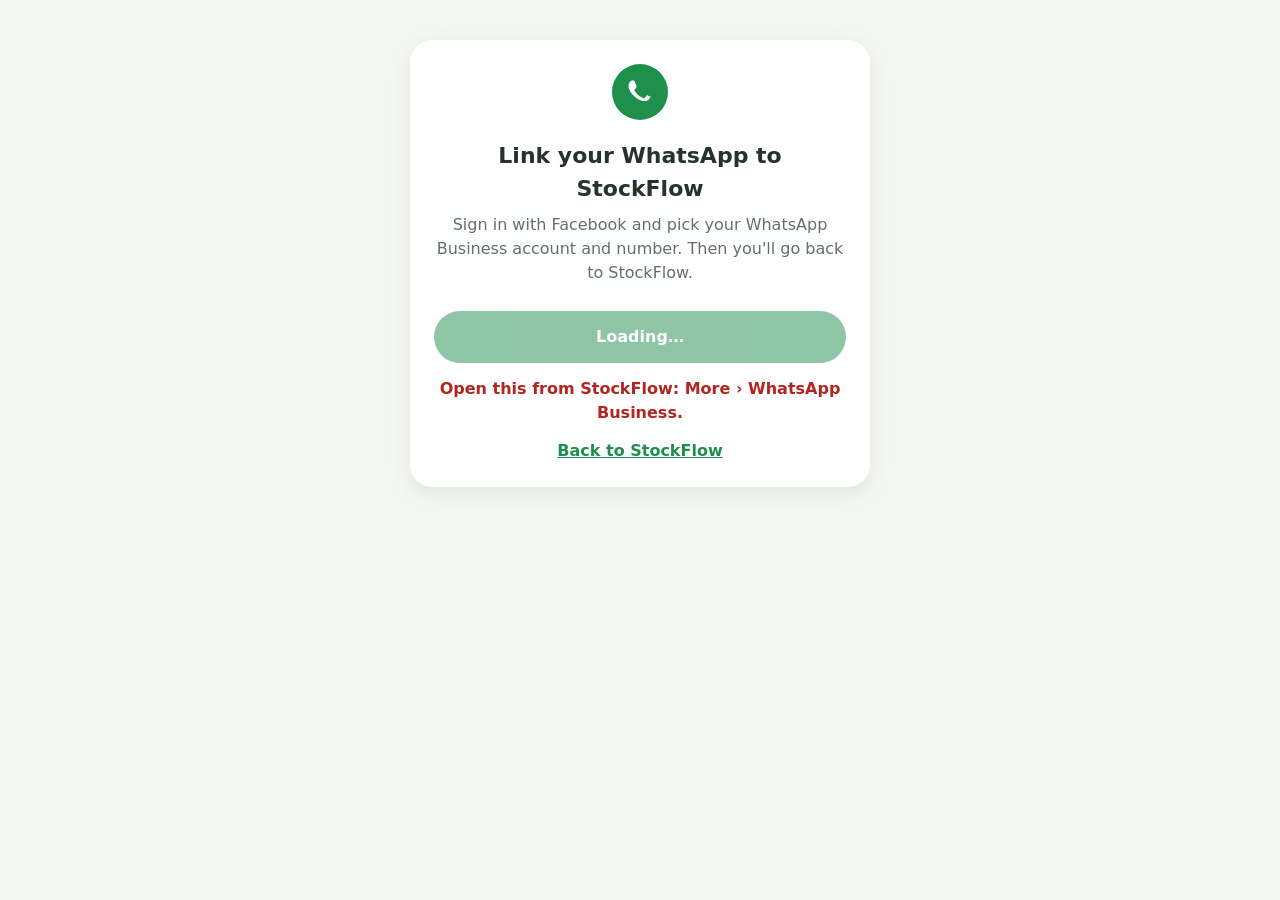
<file: whatsapp-connect/index.html>
<!doctype html>
<html lang="en">
<head>
  <meta charset="utf-8">
  <meta name="viewport" content="width=device-width, initial-scale=1">
  <meta name="robots" content="noindex">
  <title>Link WhatsApp · StockFlow</title>
  <style>
    :root { color-scheme: light dark; --ink: #25332B; --sub: #647068; --bg: #F5F7F3; --card: #fff; --green: #1F8F4E; }
    @media (prefers-color-scheme: dark) { :root { --ink: #E7ECE7; --sub: #93A096; --bg: #111512; --card: #1A201C; } }
    body { margin: 0; font: 16px/1.5 system-ui, -apple-system, "Segoe UI", Roboto, sans-serif; background: var(--bg); color: var(--ink); }
    main { max-width: 460px; margin: 0 auto; padding: 40px 20px; }
    .card { background: var(--card); border-radius: 22px; padding: 24px; box-shadow: 0 6px 24px rgba(0,0,0,.08); text-align: center; }
    h1 { font-size: 22px; margin: 12px 0 6px; }
    p { color: var(--sub); margin: 8px 0; }
    button { font: inherit; font-weight: 800; border: 0; border-radius: 999px; min-height: 52px; padding: 0 24px; width: 100%; margin-top: 18px; background: var(--green); color: #fff; cursor: pointer; }
    button[disabled] { opacity: .5; }
    .status { min-height: 24px; margin-top: 14px; font-weight: 700; }
    .err { color: #B3261E; }
    a.back { display: inline-block; margin-top: 14px; color: var(--green); font-weight: 800; }
  </style>
</head>
<body>
<main>
  <div class="card">
    <svg width="56" height="56" viewBox="0 0 24 24" aria-hidden="true"><circle cx="12" cy="12" r="12" fill="#1F8F4E"/><path fill="#fff" d="M17.2 14.4c-.3-.1-1.6-.8-1.8-.9-.3-.1-.4-.1-.6.1l-.8 1c-.2.2-.3.2-.6.1-1.6-.8-2.6-1.4-3.7-3.2-.3-.5.3-.5.8-1.6.1-.2 0-.3 0-.5l-.8-1.9c-.2-.5-.4-.4-.6-.4h-.5c-.2 0-.5.1-.7.3-.9.9-1.1 2.2-.5 3.5 1 2.2 2.9 4 5.4 4.8 1.2.4 2.4.2 3.1-.6.3-.3.4-.8.4-1.2 0-.2-.2-.3-.5-.4z"/></svg>
    <h1>Link your WhatsApp to StockFlow</h1>
    <p>Sign in with Facebook and pick your WhatsApp Business account and number. Then you'll go back to StockFlow.</p>
    <button id="go" disabled>Loading…</button>
    <div class="status" id="status" role="status" aria-live="polite"></div>
    <a class="back" id="back" href="#" hidden>Back to StockFlow</a>
  </div>
</main>
<script>
  // Meta's Embedded Signup for a StockFlow shop's own WhatsApp number. The app opens this page with
  // app_id, config_id, v (Graph version), coex (1: keep the WhatsApp Business app on the number) and
  // return (the app's link). Meta gives back a one-time code and the account and number ids; this page
  // passes them to the app, which finishes linking on StockFlow's server. Nothing is stored here.
  const q = new URLSearchParams(location.search);
  const appId = q.get('app_id') || '';
  const configId = q.get('config_id') || '';
  const version = q.get('v') || 'v25.0';
  const coex = q.get('coex') === '1';
  const ret = q.get('return') || 'stockflow://whatsapp-connected';
  const go = document.getElementById('go');
  const statusEl = document.getElementById('status');
  const back = document.getElementById('back');
  const session = { waba_id: '', phone_number_id: '' };

  function say(text, bad) { statusEl.textContent = text; statusEl.className = 'status' + (bad ? ' err' : ''); }
  function finish(params) {
    if (!/^stockflow:\/\//.test(ret)) return say('This link is not from StockFlow.', true);
    const url = ret + (ret.includes('?') ? '&' : '?') + new URLSearchParams(params).toString();
    back.href = url; back.hidden = false;
    location.href = url;
  }

  if (!appId || !configId) {
    say('Open this from StockFlow: More › WhatsApp Business.', true);
  }

  // Embedded Signup reports the account and number it linked (and cancellations) as a message event.
  window.addEventListener('message', (event) => {
    if (!String(event.origin).endsWith('facebook.com')) return;
    try {
      const data = JSON.parse(event.data);
      if (data.type !== 'WA_EMBEDDED_SIGNUP') return;
      if (data.event === 'CANCEL') { say('Sign-up stopped. You can try again.', true); return; }
      const d = data.data || {};
      if (d.waba_id) session.waba_id = d.waba_id;
      if (d.phone_number_id) session.phone_number_id = d.phone_number_id;
    } catch (_) { /* other Facebook messages */ }
  });

  window.fbAsyncInit = function () {
    FB.init({ appId, autoLogAppEvents: true, xfbml: false, version });
    go.disabled = !appId || !configId;
    go.textContent = 'Continue with Facebook';
  };

  go.addEventListener('click', () => {
    say('');
    const extras = coex
      ? { setup: {}, featureType: 'whatsapp_business_app_onboarding', sessionInfoVersion: '3' }
      : { setup: {}, sessionInfoVersion: '3' };
    FB.login((response) => {
      const code = response && response.authResponse && response.authResponse.code;
      if (!code) { say('Sign-up didn’t finish. You can try again.', true); return; }
      say('Linked. Going back to StockFlow…');
      // The session event can land just after the login callback.
      setTimeout(() => finish({ code, waba_id: session.waba_id, phone_number_id: session.phone_number_id, coex: coex ? '1' : '0' }), 600);
    }, { config_id: configId, response_type: 'code', override_default_response_type: true, extras });
  });
</script>
<script async defer crossorigin="anonymous" src="https://connect.facebook.net/en_US/sdk.js"></script>
</body>
</html>
</file>
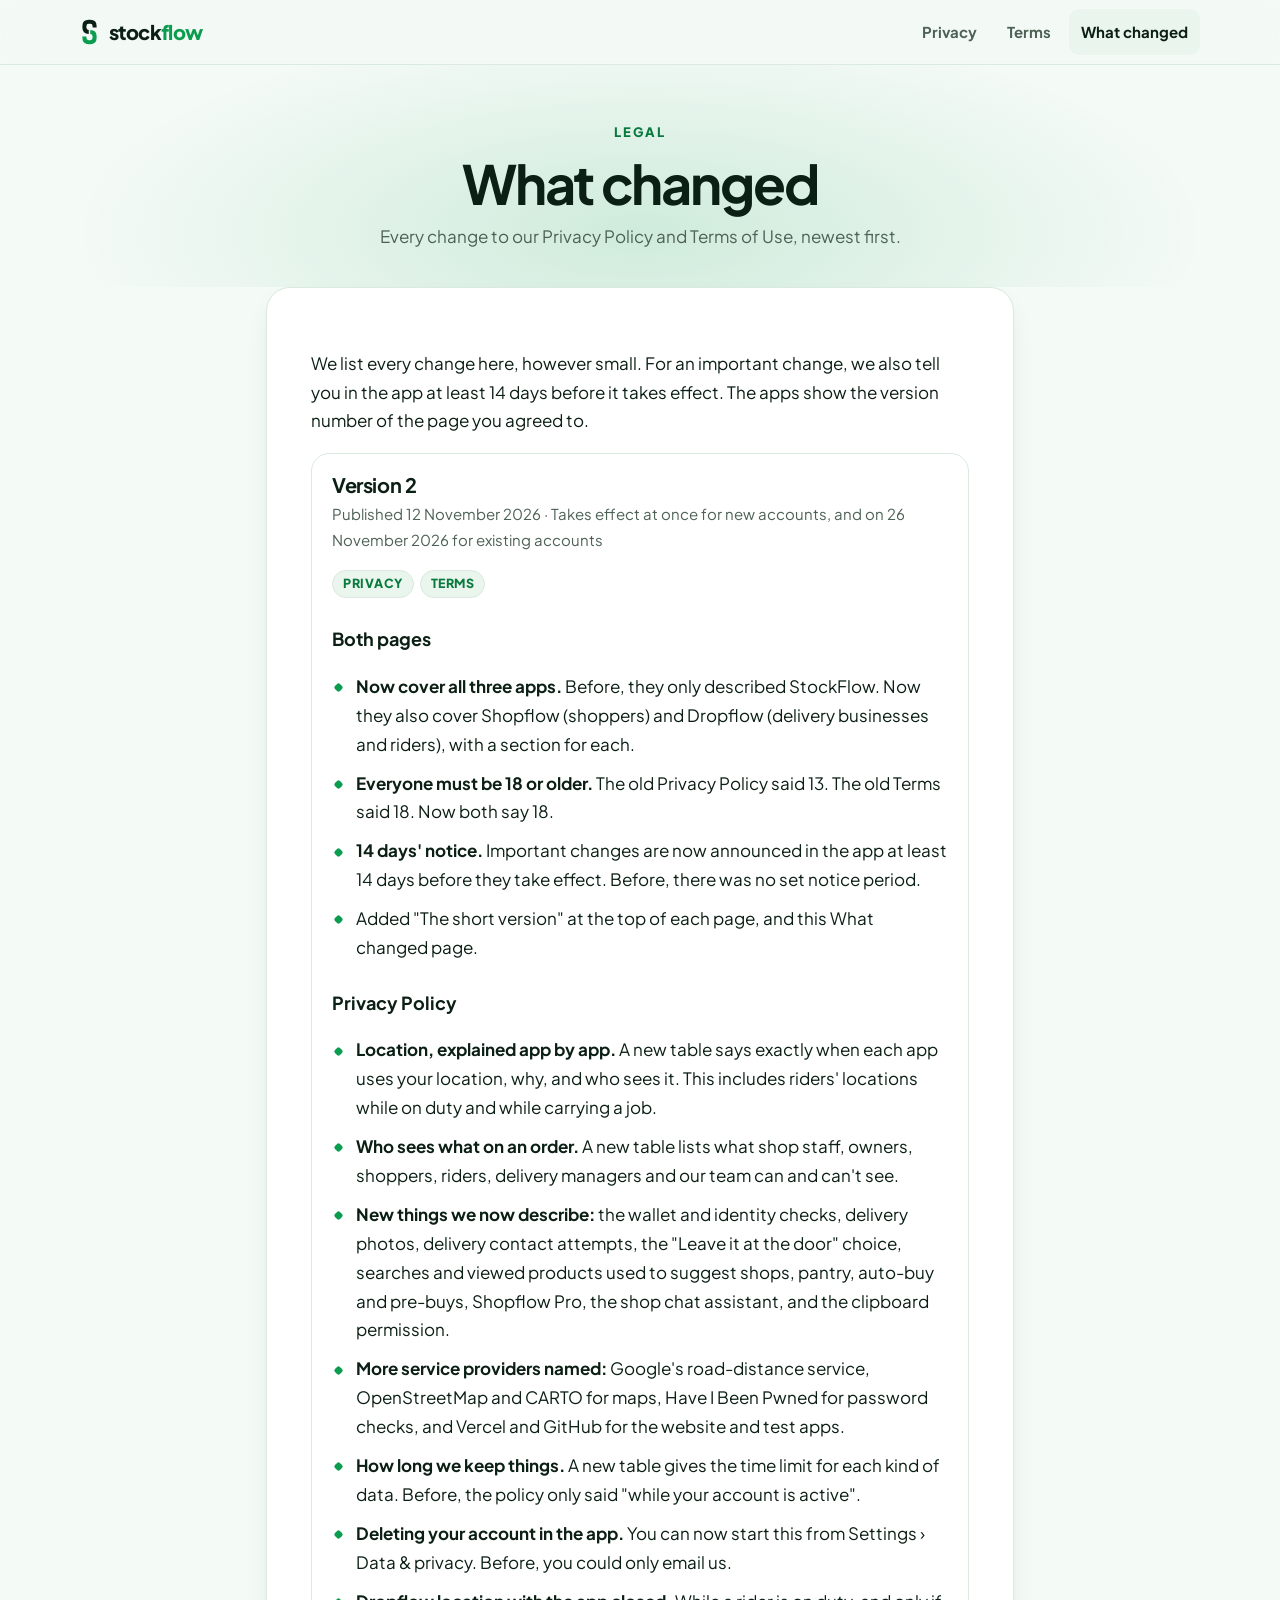
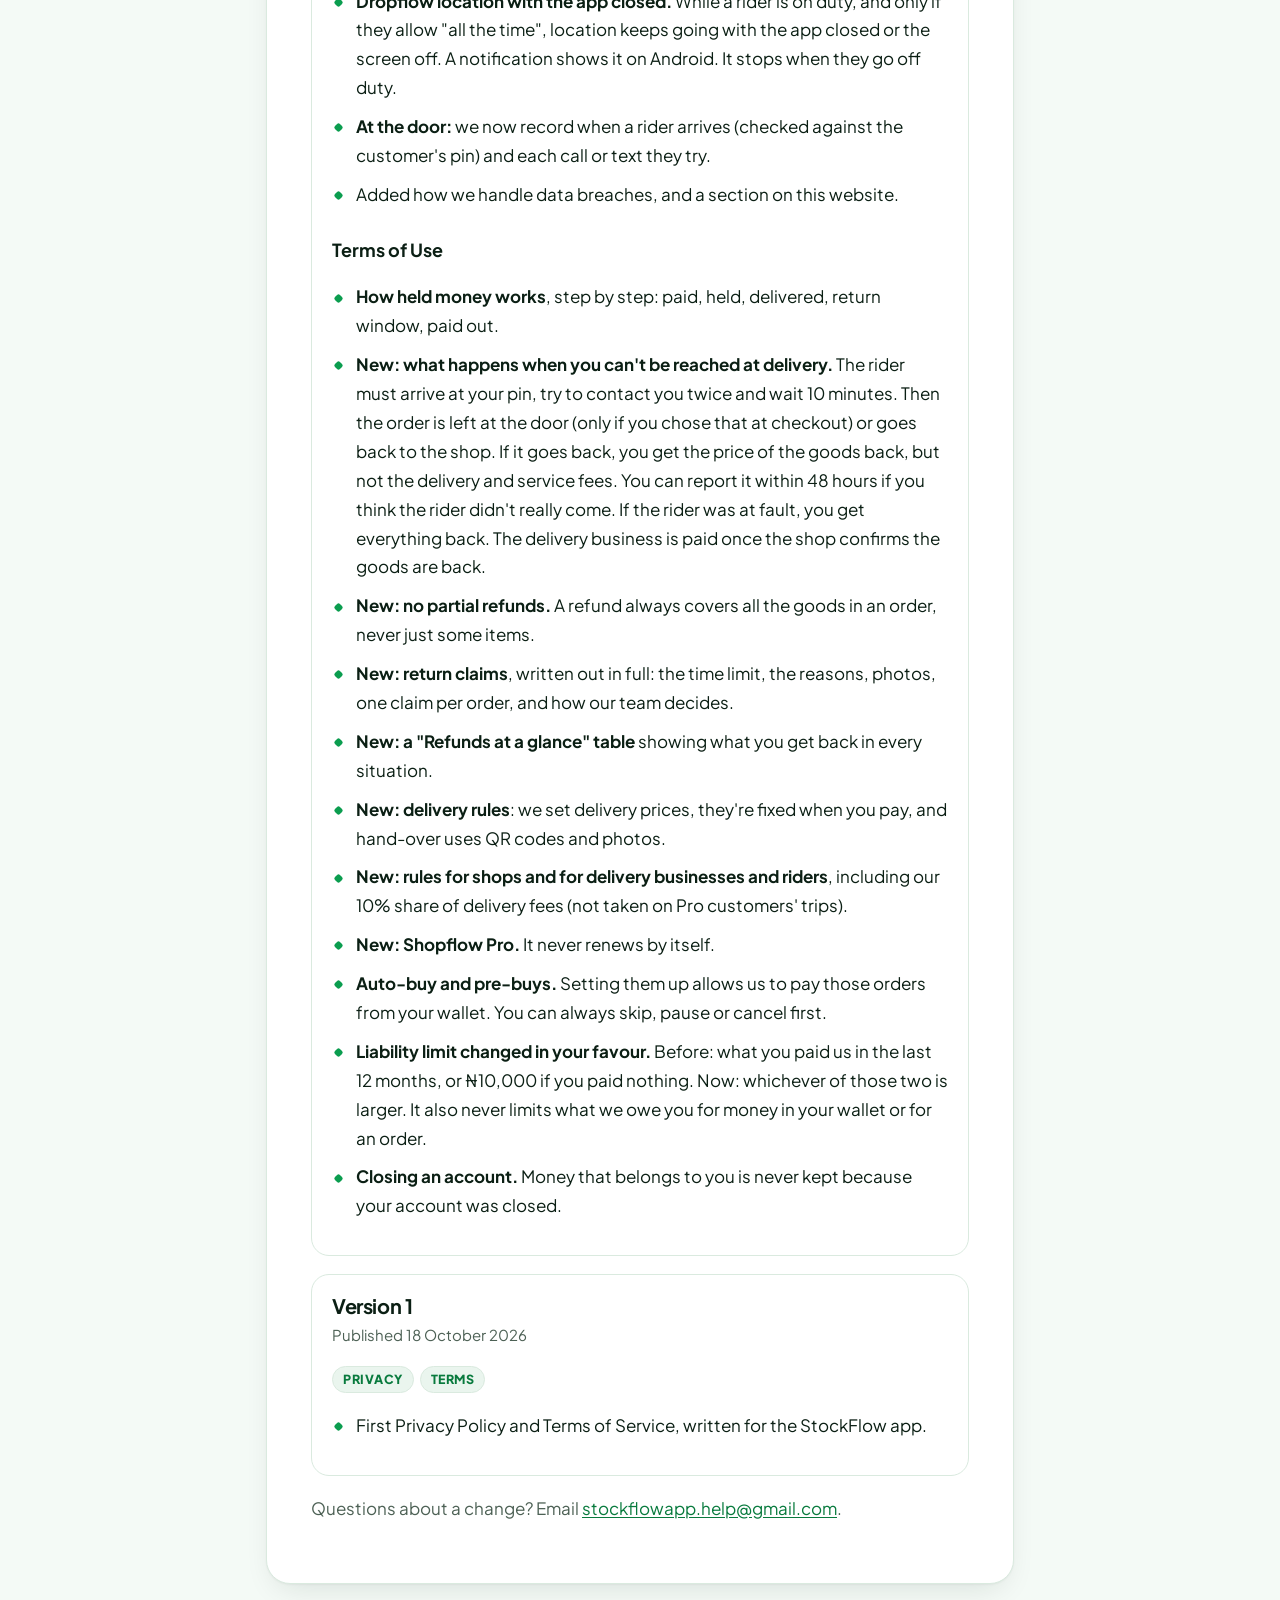
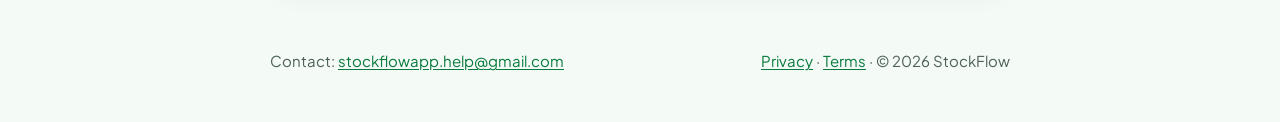
<file: changes.html>
<!doctype html>
<html lang="en">
<head>
  <meta charset="utf-8">
  <meta name="color-scheme" content="light">
  <meta name="viewport" content="width=device-width, initial-scale=1">
  <title>What changed · StockFlow legal pages</title>
  <meta name="description" content="Every change to the StockFlow, Shopflow and Dropflow Privacy Policy and Terms of Use, in plain words.">
  <link rel="icon" href="data:image/svg+xml,%3Csvg xmlns='http://www.w3.org/2000/svg' viewBox='24 12 52 76'%3E%3Cg fill='none' stroke-width='11'%3E%3Cpath d='M64 38V34Q64 22 52 22H48Q36 22 36 34V38Q36 50 48 50' stroke='%230B1F14'/%3E%3Cpath d='M52 50Q64 50 64 62V66Q64 78 52 78H48Q36 78 36 66V62' stroke='%230B9D4F'/%3E%3C/g%3E%3C/svg%3E">
  <meta name="theme-color" content="#0B9D4F">
  <link rel="preconnect" href="https://fonts.googleapis.com">
  <link rel="preconnect" href="https://fonts.gstatic.com" crossorigin>
  <link href="https://fonts.googleapis.com/css2?family=Plus+Jakarta+Sans:wght@400;500;600;700;800&display=swap" rel="stylesheet">
  <link rel="stylesheet" href="legal.css">
</head>
<body>
  <a class="skip" href="#content">Skip to the changes</a>
  <header class="nav"><div>
    <a class="logo" href="./" aria-label="StockFlow home"><svg viewBox="24 12 52 76" aria-hidden="true"><g fill="none" stroke-width="11"><path d="M64 38V34Q64 22 52 22H48Q36 22 36 34V38Q36 50 48 50" stroke="currentColor"/><path d="M52 50Q64 50 64 62V66Q64 78 52 78H48Q36 78 36 66V62" stroke="var(--green)"/></g></svg><span>stock<span class="flow">flow</span></span></a>
    <nav class="navlinks" aria-label="Legal pages"><a href="privacy.html">Privacy</a><a href="terms.html">Terms</a><a href="changes.html" aria-current="page">What changed</a></nav>
  </div></header>
  <section class="hero">
    <div class="kicker">Legal</div>
    <h1>What changed</h1>
    <p>Every change to our Privacy Policy and Terms of Use, newest first.</p>
  </section>
  <main id="content">
    <article class="doc">
    <p>We list every change here, however small. For an important change, we also tell you in the app at least 14 days before it takes effect. The apps show the version number of the page you agreed to.</p>

    <!--
      HOW TO ADD A CHANGE (for the team)
      1. Edit privacy.html and/or terms.html. Bump "Version N" and "Last updated" at the top of the page you changed.
      2. Copy the newest <section class="entry"> below, paste it ABOVE it, and fill it in:
         - id="vN-YYYY-MM-DD", the dates, the tags for the page(s) changed.
         - One bullet per change, in plain words: what it said before, what it says now, and why it matters to the reader.
      3. In each app, bump LEGAL.version in src/constants/legal.ts so people are shown "We've updated our terms".
      Never edit or delete an old entry. If an entry was wrong, add a new entry that corrects it.
    -->

    <section class="entry" id="v2-2026-11-12" aria-labelledby="v2">
      <h2 id="v2">Version 2</h2>
      <p class="when">Published 12 November 2026 · Takes effect at once for new accounts, and on 26 November 2026 for existing accounts</p>
      <p><span class="tag">Privacy</span><span class="tag">Terms</span></p>

      <h3>Both pages</h3>
      <ul>
        <li><strong>Now cover all three apps.</strong> Before, they only described StockFlow. Now they also cover Shopflow (shoppers) and Dropflow (delivery businesses and riders), with a section for each.</li>
        <li><strong>Everyone must be 18 or older.</strong> The old Privacy Policy said 13. The old Terms said 18. Now both say 18.</li>
        <li><strong>14 days' notice.</strong> Important changes are now announced in the app at least 14 days before they take effect. Before, there was no set notice period.</li>
        <li>Added "The short version" at the top of each page, and this What changed page.</li>
      </ul>

      <h3>Privacy Policy</h3>
      <ul>
        <li><strong>Location, explained app by app.</strong> A new table says exactly when each app uses your location, why, and who sees it. This includes riders' locations while on duty and while carrying a job.</li>
        <li><strong>Who sees what on an order.</strong> A new table lists what shop staff, owners, shoppers, riders, delivery managers and our team can and can't see.</li>
        <li><strong>New things we now describe:</strong> the wallet and identity checks, delivery photos, delivery contact attempts, the "Leave it at the door" choice, searches and viewed products used to suggest shops, pantry, auto-buy and pre-buys, Shopflow Pro, the shop chat assistant, and the clipboard permission.</li>
        <li><strong>More service providers named:</strong> Google's road-distance service, OpenStreetMap and CARTO for maps, Have I Been Pwned for password checks, and Vercel and GitHub for the website and test apps.</li>
        <li><strong>How long we keep things.</strong> A new table gives the time limit for each kind of data. Before, the policy only said "while your account is active".</li>
        <li><strong>Deleting your account in the app.</strong> You can now start this from Settings › Data &amp; privacy. Before, you could only email us.</li>
        <li><strong>Dropflow location with the app closed.</strong> While a rider is on duty, and only if they allow "all the time", location keeps going with the app closed or the screen off. A notification shows it on Android. It stops when they go off duty.</li>
        <li><strong>At the door:</strong> we now record when a rider arrives (checked against the customer's pin) and each call or text they try.</li>
        <li>Added how we handle data breaches, and a section on this website.</li>
      </ul>

      <h3>Terms of Use</h3>
      <ul>
        <li><strong>How held money works</strong>, step by step: paid, held, delivered, return window, paid out.</li>
        <li><strong>New: what happens when you can't be reached at delivery.</strong> The rider must arrive at your pin, try to contact you twice and wait 10 minutes. Then the order is left at the door (only if you chose that at checkout) or goes back to the shop. If it goes back, you get the price of the goods back, but not the delivery and service fees. You can report it within 48 hours if you think the rider didn't really come. If the rider was at fault, you get everything back. The delivery business is paid once the shop confirms the goods are back.</li>
        <li><strong>New: no partial refunds.</strong> A refund always covers all the goods in an order, never just some items.</li>
        <li><strong>New: return claims</strong>, written out in full: the time limit, the reasons, photos, one claim per order, and how our team decides.</li>
        <li><strong>New: a "Refunds at a glance" table</strong> showing what you get back in every situation.</li>
        <li><strong>New: delivery rules</strong>: we set delivery prices, they're fixed when you pay, and hand-over uses QR codes and photos.</li>
        <li><strong>New: rules for shops and for delivery businesses and riders</strong>, including our 10% share of delivery fees (not taken on Pro customers' trips).</li>
        <li><strong>New: Shopflow Pro.</strong> It never renews by itself.</li>
        <li><strong>Auto-buy and pre-buys.</strong> Setting them up allows us to pay those orders from your wallet. You can always skip, pause or cancel first.</li>
        <li><strong>Liability limit changed in your favour.</strong> Before: what you paid us in the last 12 months, or ₦10,000 if you paid nothing. Now: whichever of those two is larger. It also never limits what we owe you for money in your wallet or for an order.</li>
        <li><strong>Closing an account.</strong> Money that belongs to you is never kept because your account was closed.</li>
      </ul>
    </section>

    <section class="entry" id="v1-2026-10-18" aria-labelledby="v1">
      <h2 id="v1">Version 1</h2>
      <p class="when">Published 18 October 2026</p>
      <p><span class="tag">Privacy</span><span class="tag">Terms</span></p>
      <ul>
        <li>First Privacy Policy and Terms of Service, written for the StockFlow app.</li>
      </ul>
    </section>

    <p class="muted">Questions about a change? Email <a href="mailto:stockflowapp.help@gmail.com">stockflowapp.help@gmail.com</a>.</p>
    </article>
  </main>
  <footer><span>Contact: <a href="mailto:stockflowapp.help@gmail.com">stockflowapp.help@gmail.com</a></span><span><a href="privacy.html">Privacy</a> · <a href="terms.html">Terms</a> · © 2026 StockFlow</span></footer>
</body>
</html>
</file>
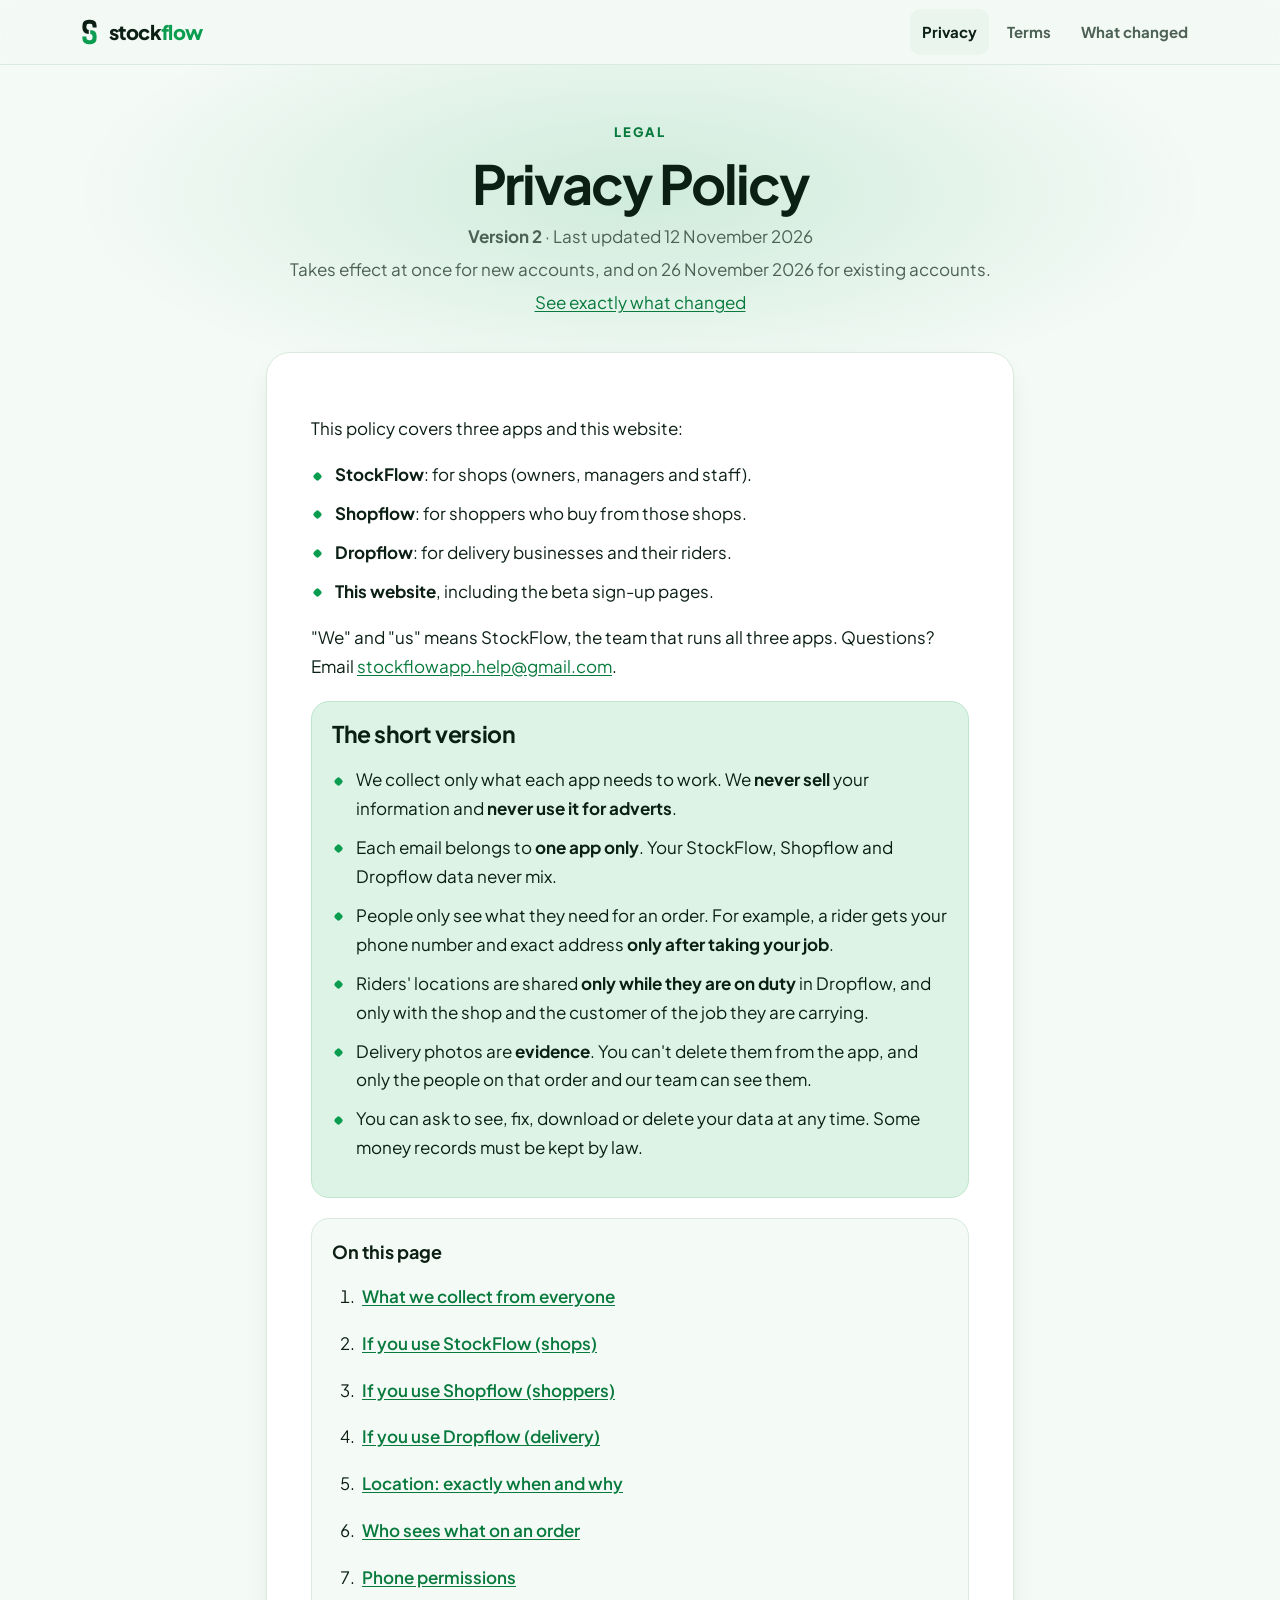
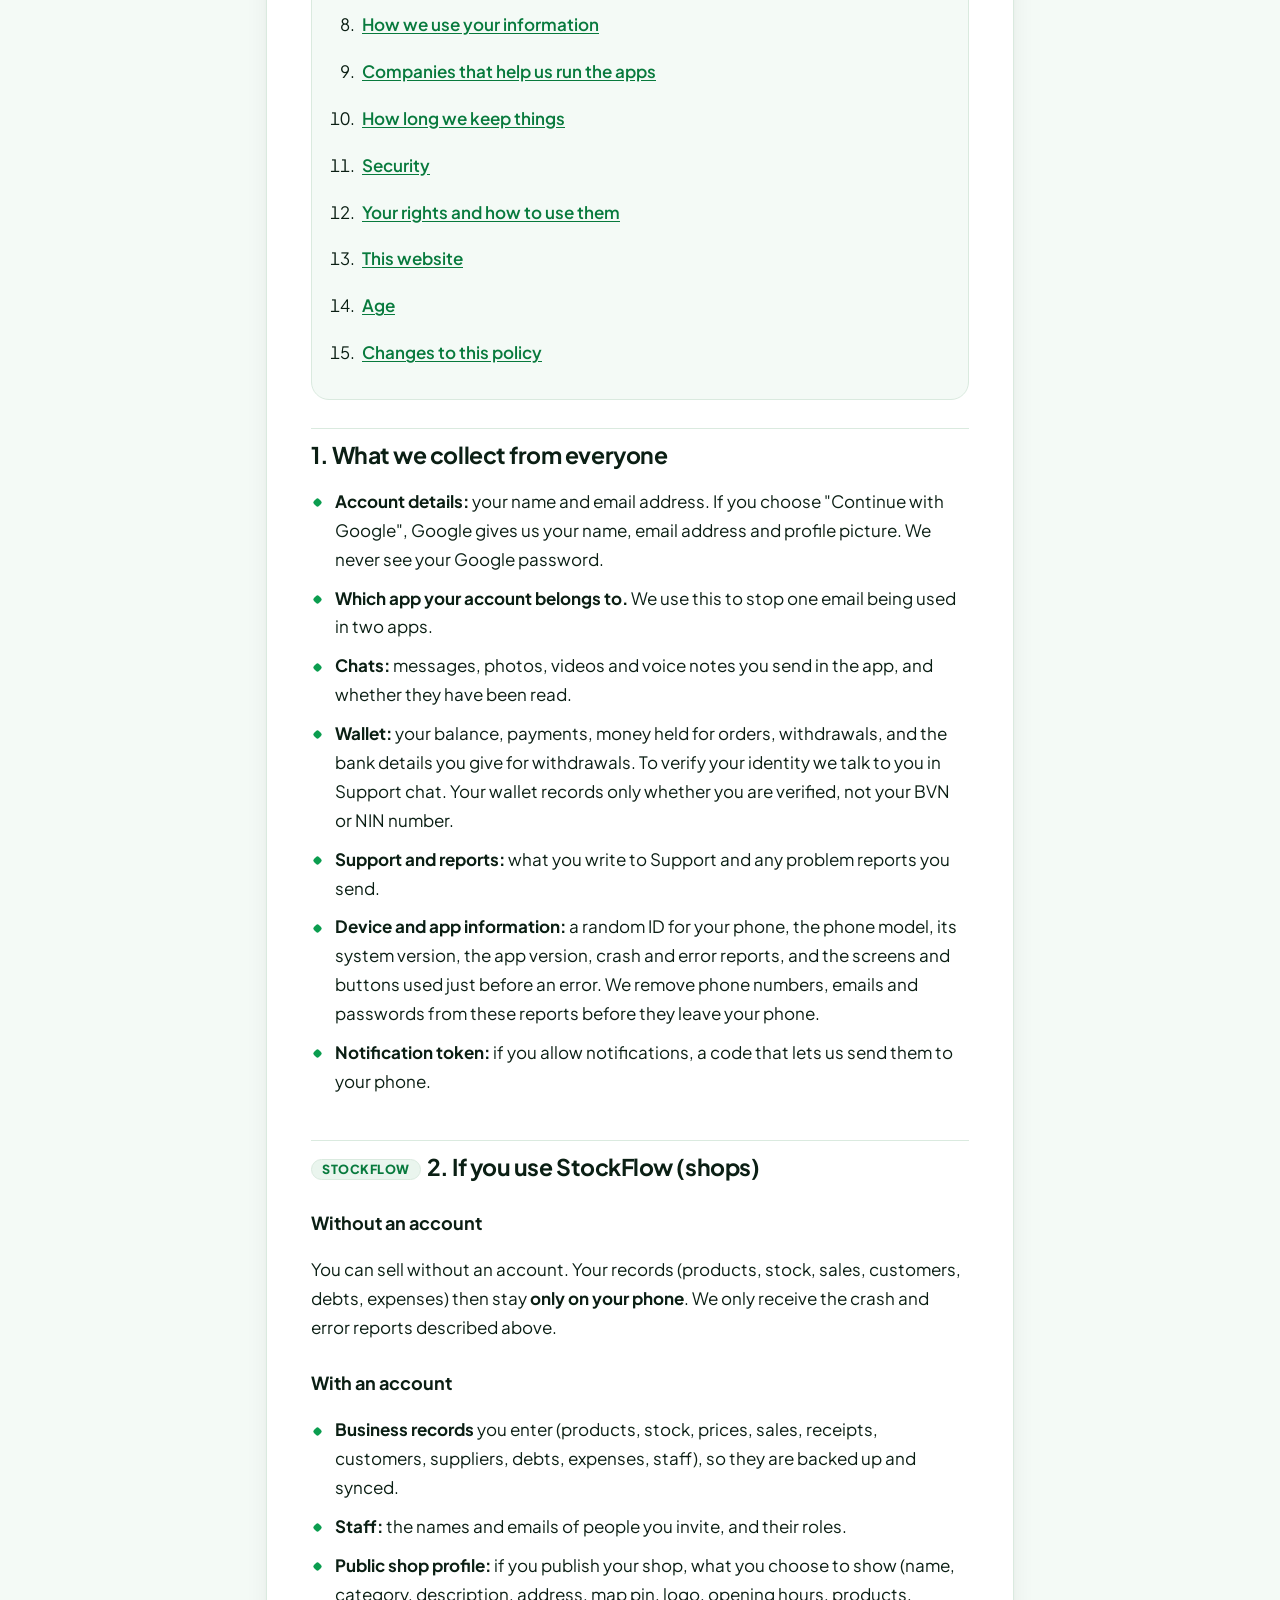
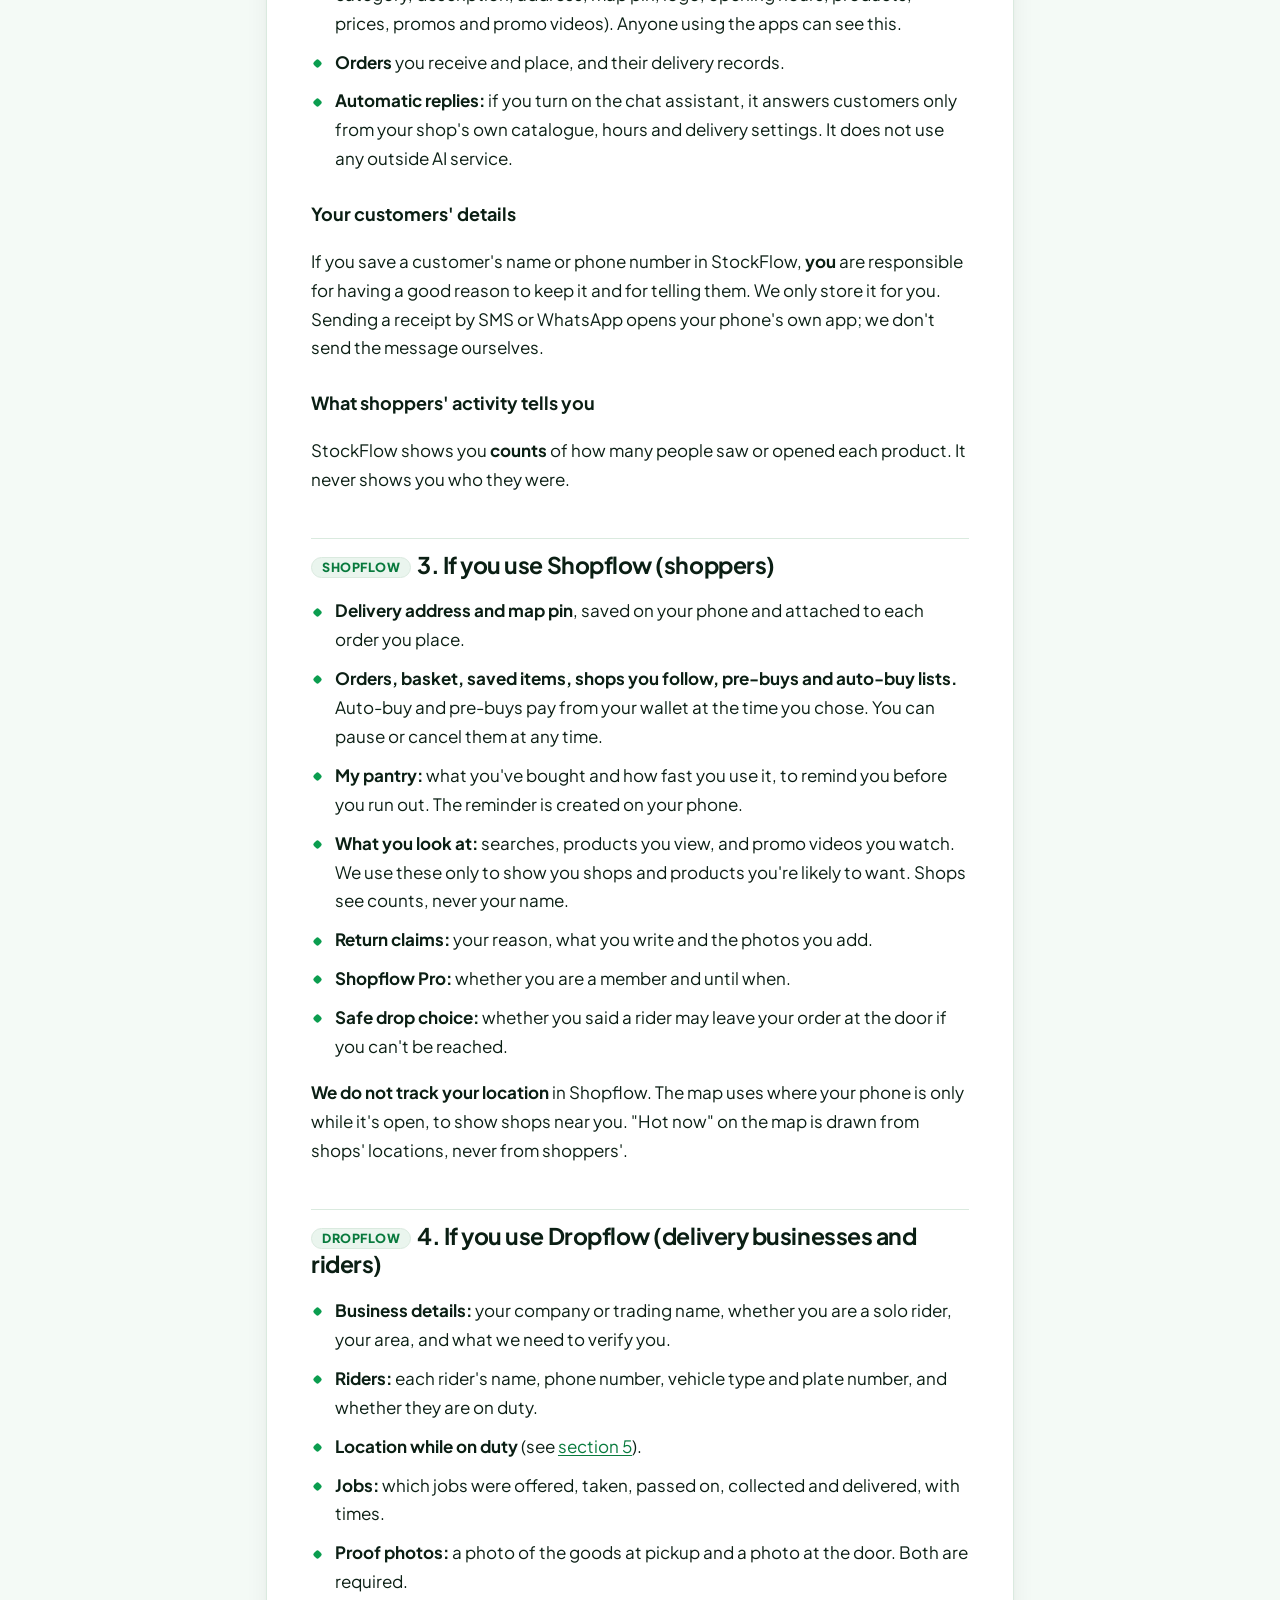
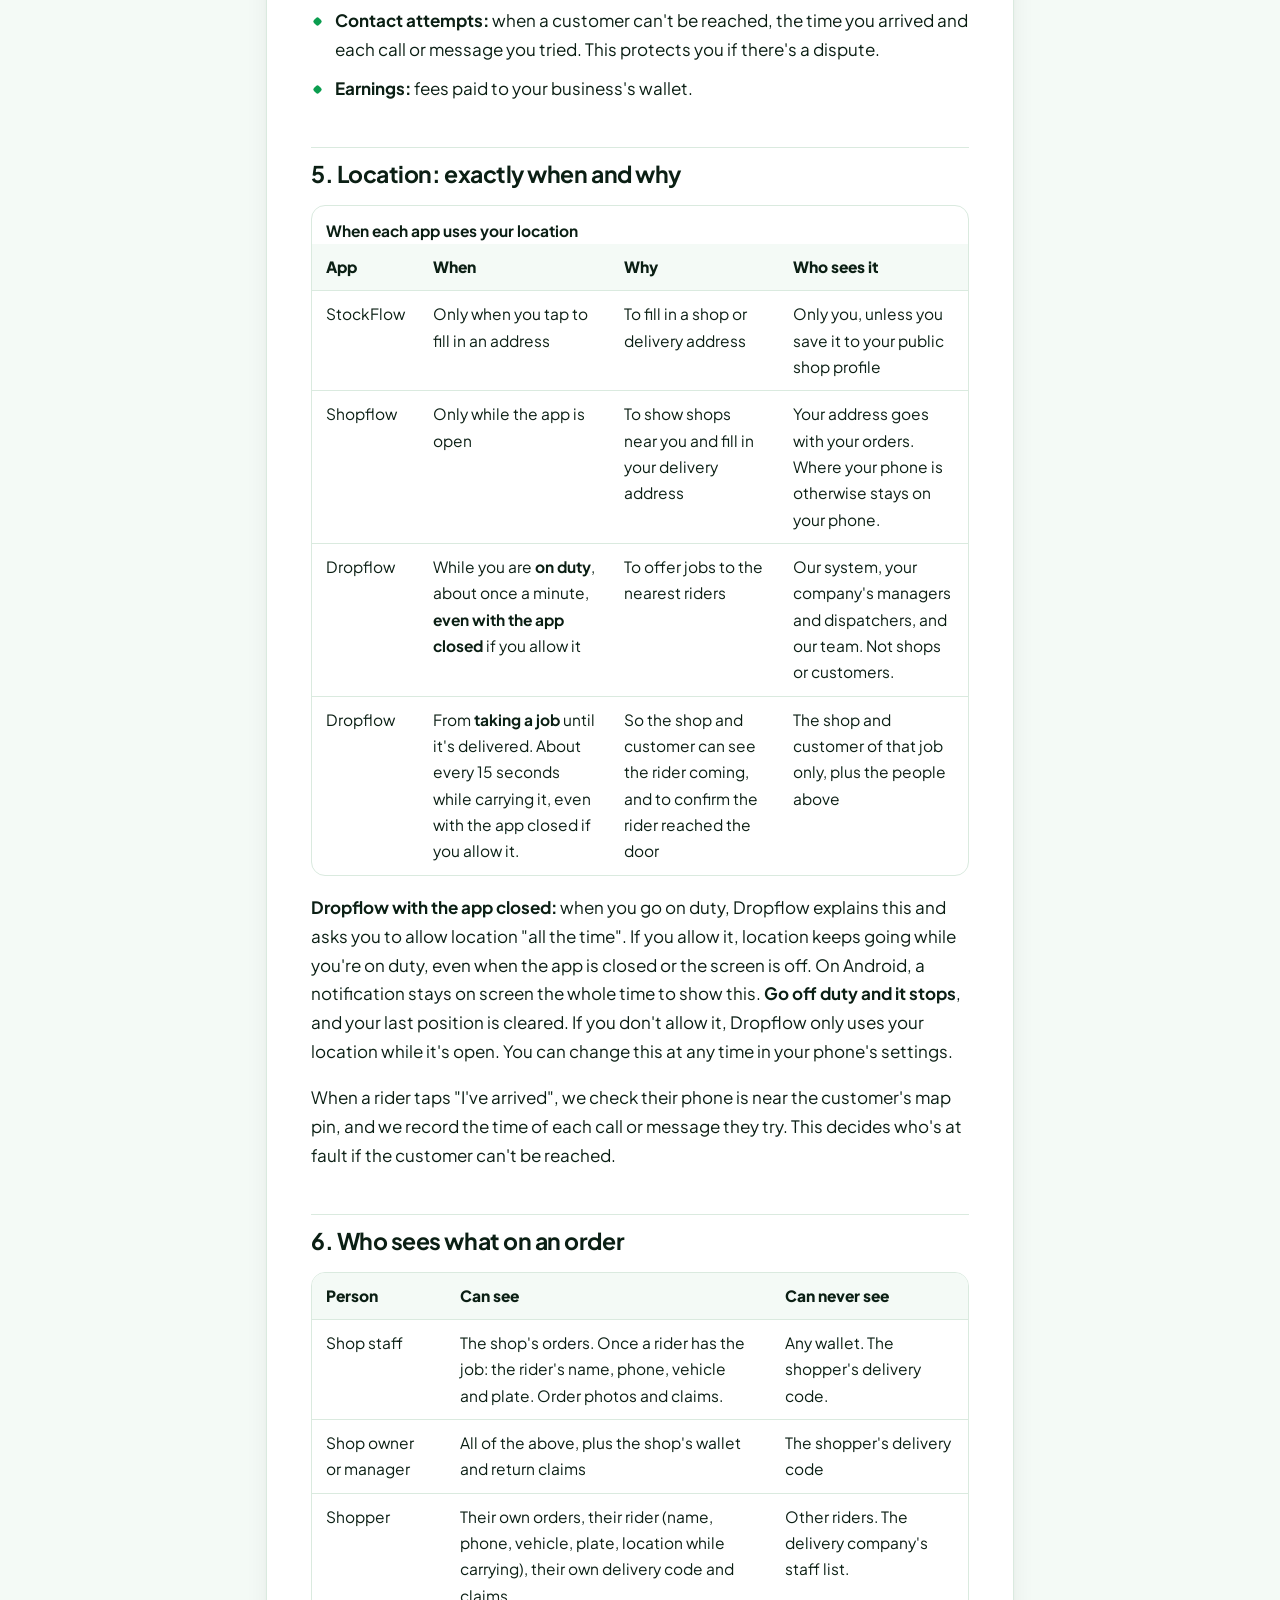
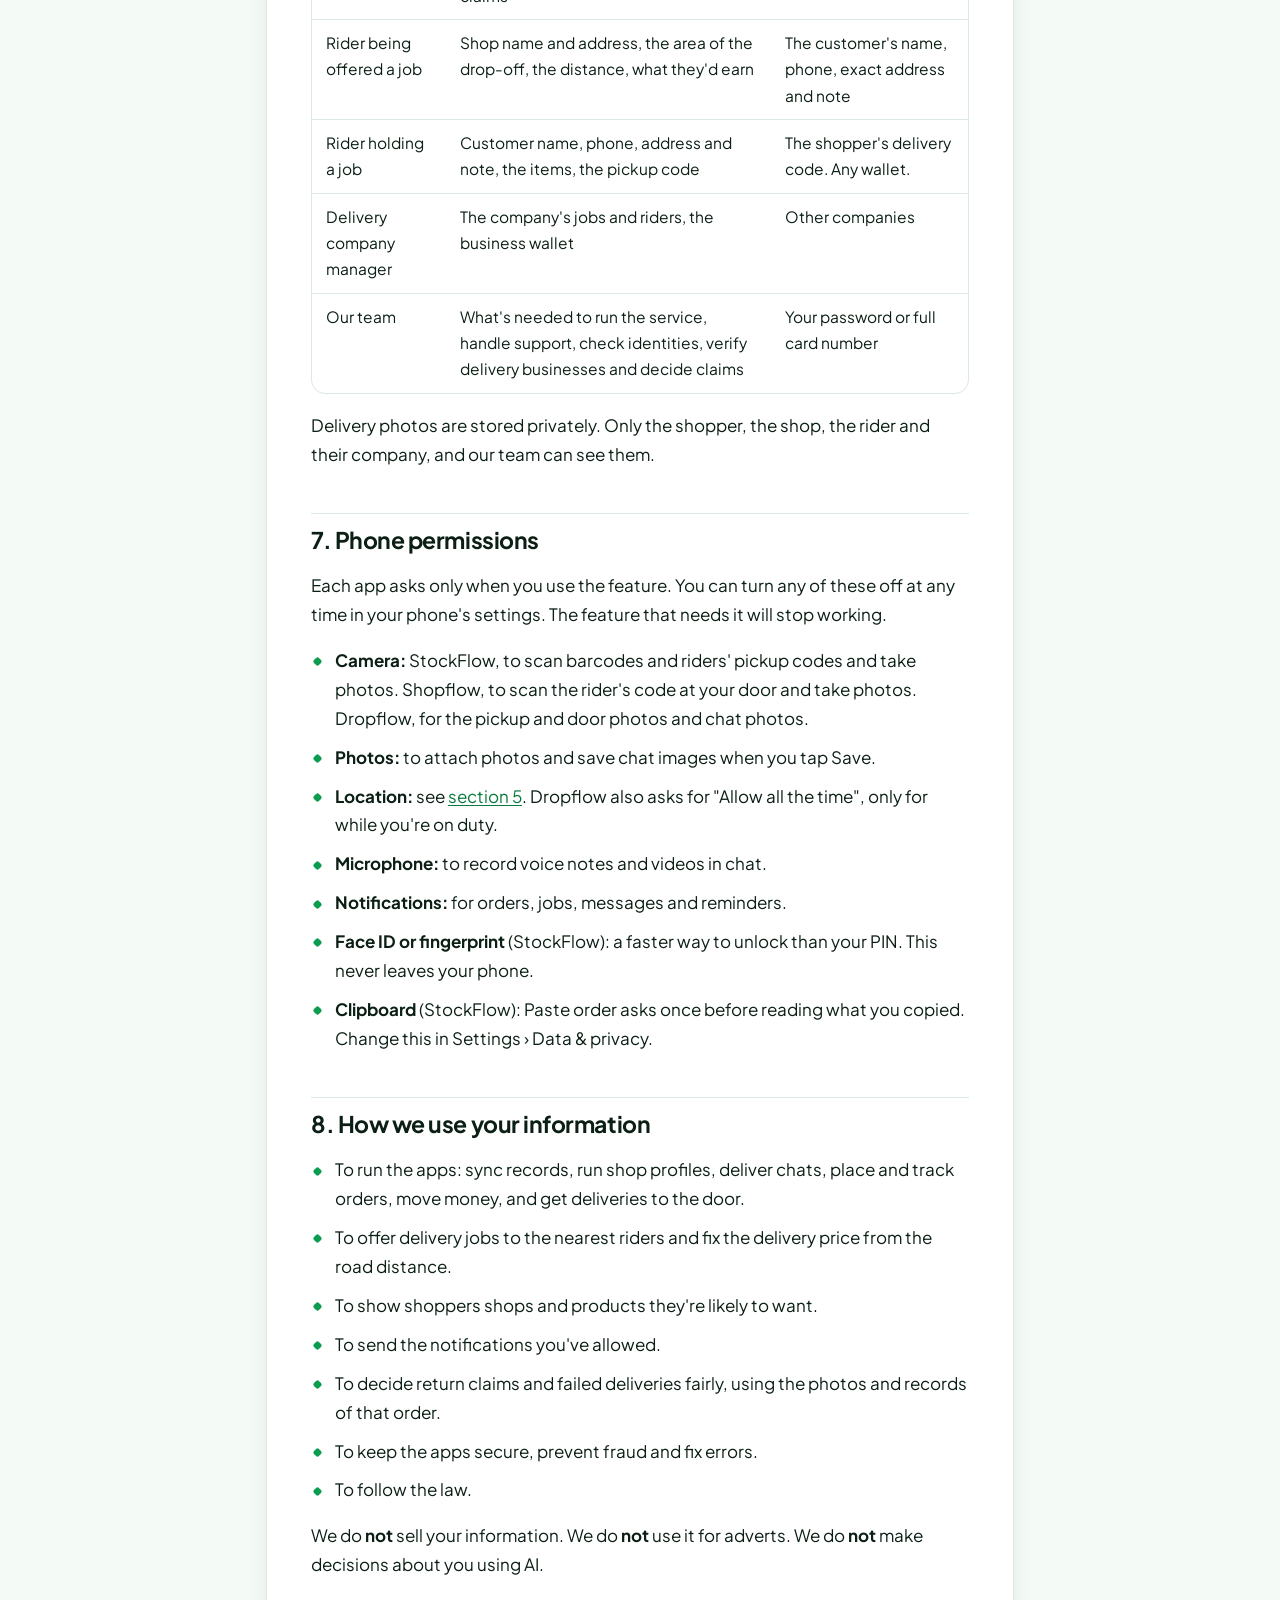
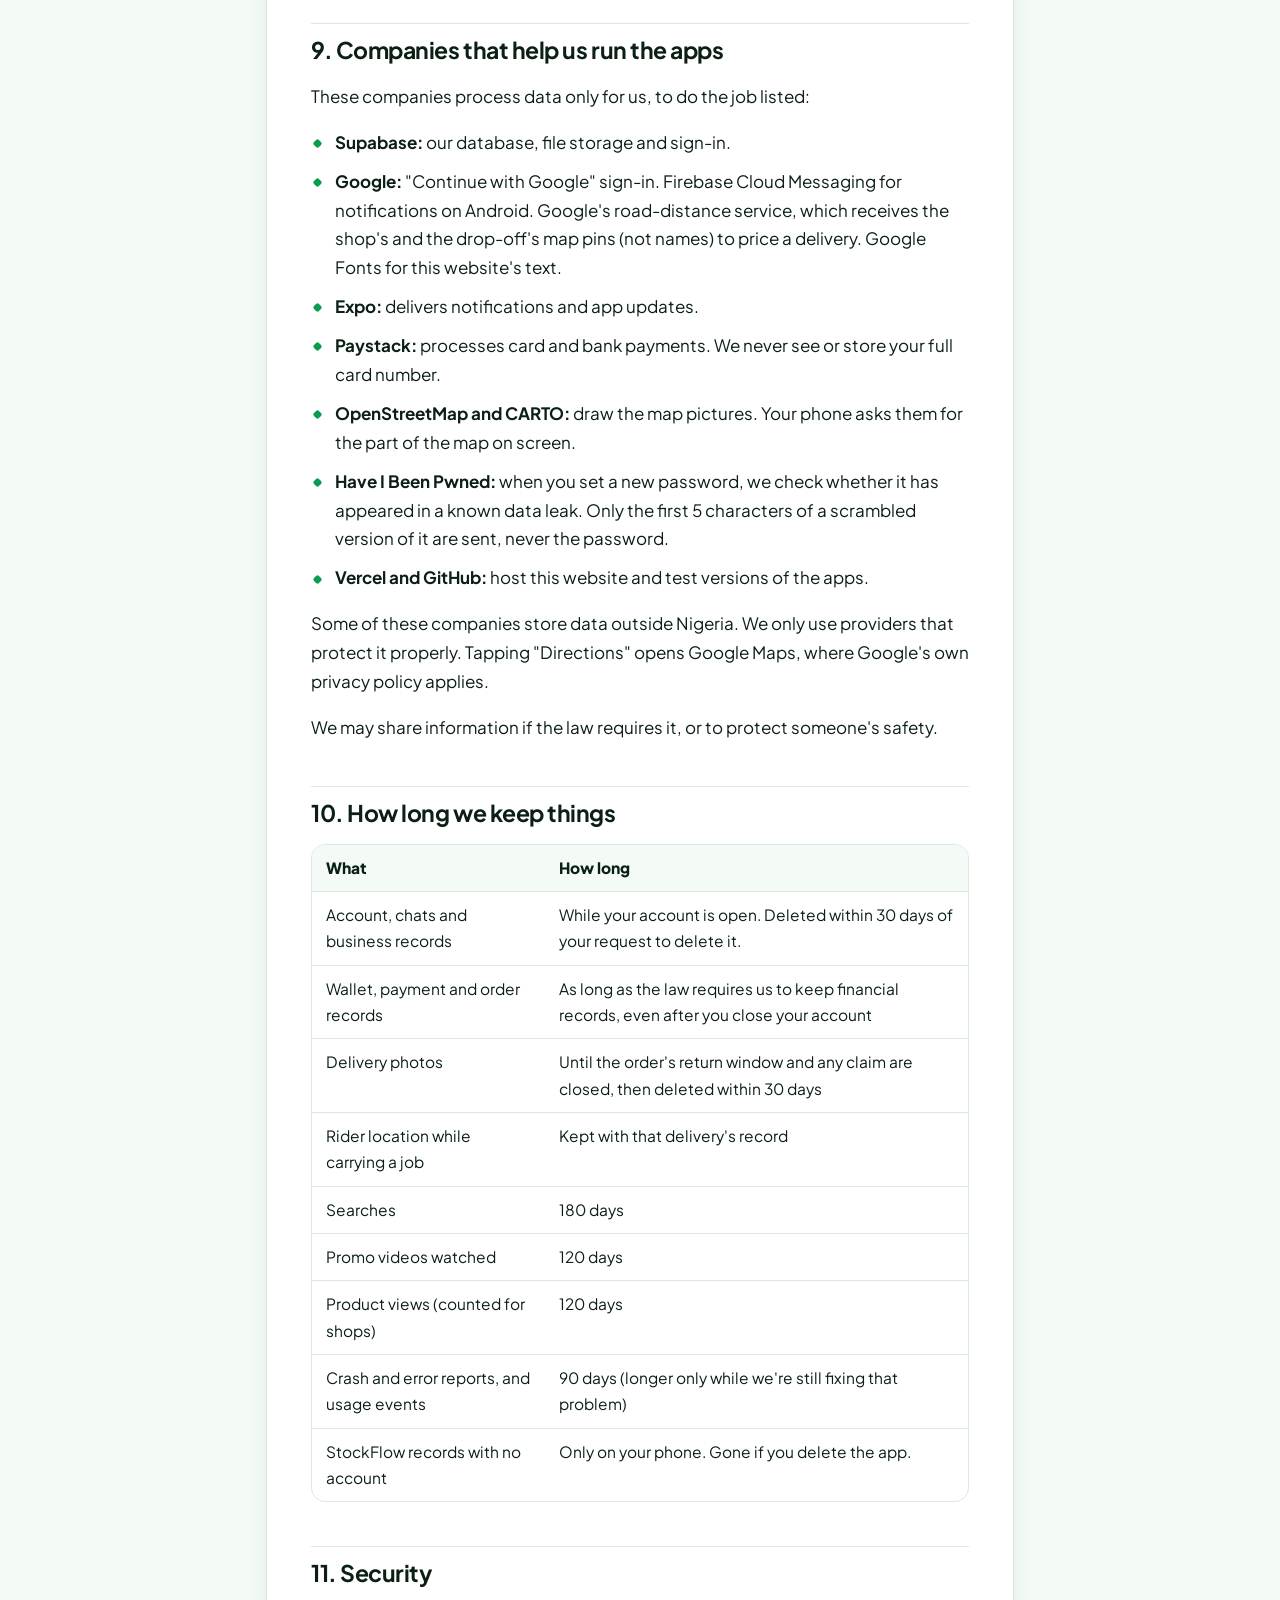
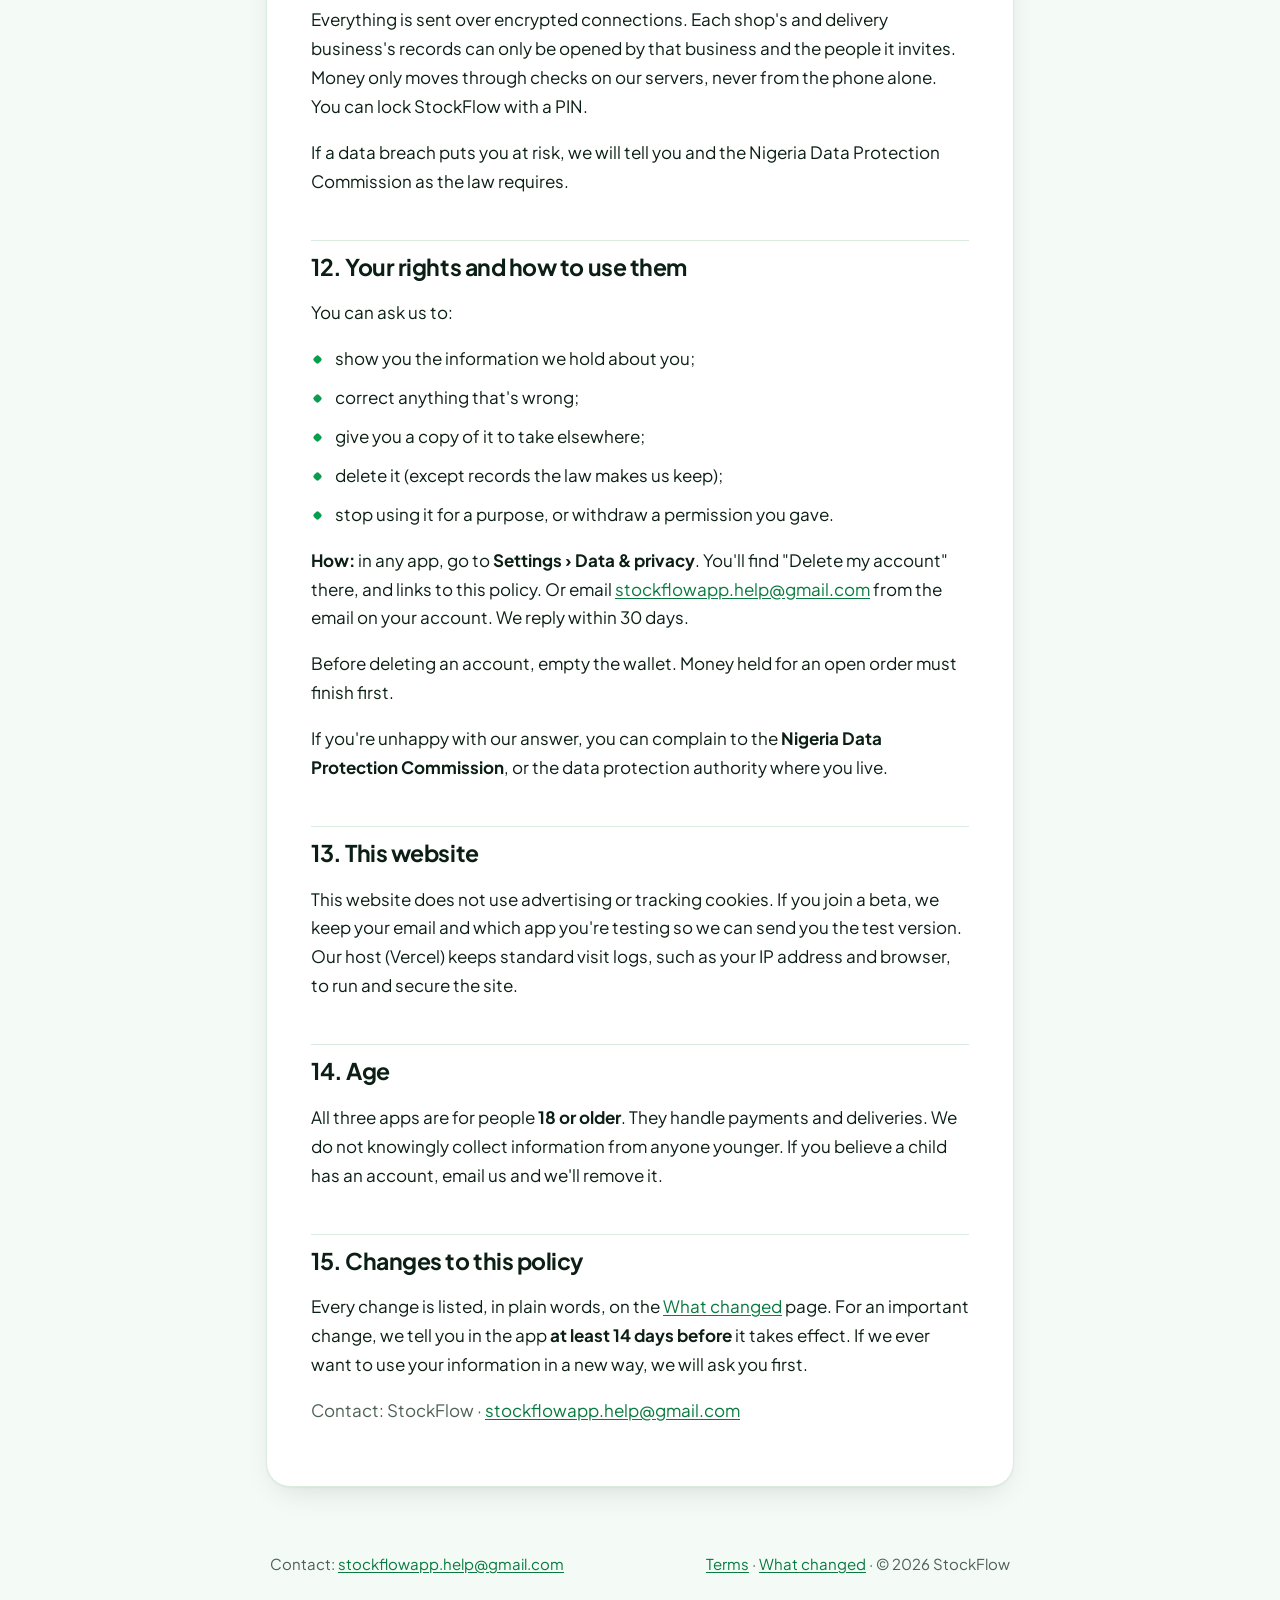
<file: privacy.html>
<!doctype html>
<html lang="en">
<head>
  <meta charset="utf-8">
  <meta name="color-scheme" content="light">
  <meta name="viewport" content="width=device-width, initial-scale=1">
  <title>Privacy Policy · StockFlow, Shopflow and Dropflow</title>
  <meta name="description" content="What StockFlow, Shopflow and Dropflow collect, why, who sees it, how long we keep it, and your choices.">
  <link rel="icon" href="data:image/svg+xml,%3Csvg xmlns='http://www.w3.org/2000/svg' viewBox='24 12 52 76'%3E%3Cg fill='none' stroke-width='11'%3E%3Cpath d='M64 38V34Q64 22 52 22H48Q36 22 36 34V38Q36 50 48 50' stroke='%230B1F14'/%3E%3Cpath d='M52 50Q64 50 64 62V66Q64 78 52 78H48Q36 78 36 66V62' stroke='%230B9D4F'/%3E%3C/g%3E%3C/svg%3E">
  <meta name="theme-color" content="#0B9D4F">
  <link rel="preconnect" href="https://fonts.googleapis.com">
  <link rel="preconnect" href="https://fonts.gstatic.com" crossorigin>
  <link href="https://fonts.googleapis.com/css2?family=Plus+Jakarta+Sans:wght@400;500;600;700;800&display=swap" rel="stylesheet">
  <link rel="stylesheet" href="legal.css">
</head>
<body>
  <a class="skip" href="#content">Skip to the policy</a>
  <header class="nav"><div>
    <a class="logo" href="./" aria-label="StockFlow home"><svg viewBox="24 12 52 76" aria-hidden="true"><g fill="none" stroke-width="11"><path d="M64 38V34Q64 22 52 22H48Q36 22 36 34V38Q36 50 48 50" stroke="currentColor"/><path d="M52 50Q64 50 64 62V66Q64 78 52 78H48Q36 78 36 66V62" stroke="var(--green)"/></g></svg><span>stock<span class="flow">flow</span></span></a>
    <nav class="navlinks" aria-label="Legal pages"><a href="privacy.html" aria-current="page">Privacy</a><a href="terms.html">Terms</a><a href="changes.html">What changed</a></nav>
  </div></header>
  <section class="hero">
    <div class="kicker">Legal</div>
    <h1>Privacy Policy</h1>
    <p><strong>Version 2</strong> · Last updated 12 November 2026</p>
    <p>Takes effect at once for new accounts, and on 26 November 2026 for existing accounts.</p>
    <p><a href="changes.html">See exactly what changed</a></p>
  </section>
  <main id="content">
    <article class="doc">

    <p>This policy covers three apps and this website:</p>
    <ul>
      <li><strong>StockFlow</strong>: for shops (owners, managers and staff).</li>
      <li><strong>Shopflow</strong>: for shoppers who buy from those shops.</li>
      <li><strong>Dropflow</strong>: for delivery businesses and their riders.</li>
      <li><strong>This website</strong>, including the beta sign-up pages.</li>
    </ul>
    <p>"We" and "us" means StockFlow, the team that runs all three apps. Questions? Email <a href="mailto:stockflowapp.help@gmail.com">stockflowapp.help@gmail.com</a>.</p>

    <section class="box summary" aria-labelledby="short">
      <h2 id="short">The short version</h2>
      <ul>
        <li>We collect only what each app needs to work. We <strong>never sell</strong> your information and <strong>never use it for adverts</strong>.</li>
        <li>Each email belongs to <strong>one app only</strong>. Your StockFlow, Shopflow and Dropflow data never mix.</li>
        <li>People only see what they need for an order. For example, a rider gets your phone number and exact address <strong>only after taking your job</strong>.</li>
        <li>Riders' locations are shared <strong>only while they are on duty</strong> in Dropflow, and only with the shop and the customer of the job they are carrying.</li>
        <li>Delivery photos are <strong>evidence</strong>. You can't delete them from the app, and only the people on that order and our team can see them.</li>
        <li>You can ask to see, fix, download or delete your data at any time. Some money records must be kept by law.</li>
      </ul>
    </section>

    <nav class="box toc" aria-labelledby="toc">
      <h3 id="toc">On this page</h3>
      <ol>
        <li><a href="#everyone">What we collect from everyone</a></li>
        <li><a href="#stockflow">If you use StockFlow (shops)</a></li>
        <li><a href="#shopflow">If you use Shopflow (shoppers)</a></li>
        <li><a href="#dropflow">If you use Dropflow (delivery)</a></li>
        <li><a href="#location">Location: exactly when and why</a></li>
        <li><a href="#who-sees">Who sees what on an order</a></li>
        <li><a href="#permissions">Phone permissions</a></li>
        <li><a href="#use">How we use your information</a></li>
        <li><a href="#providers">Companies that help us run the apps</a></li>
        <li><a href="#keep">How long we keep things</a></li>
        <li><a href="#security">Security</a></li>
        <li><a href="#rights">Your rights and how to use them</a></li>
        <li><a href="#website">This website</a></li>
        <li><a href="#age">Age</a></li>
        <li><a href="#changes">Changes to this policy</a></li>
      </ol>
    </nav>

    <h2 id="everyone">1. What we collect from everyone</h2>
    <ul>
      <li><strong>Account details:</strong> your name and email address. If you choose "Continue with Google", Google gives us your name, email address and profile picture. We never see your Google password.</li>
      <li><strong>Which app your account belongs to.</strong> We use this to stop one email being used in two apps.</li>
      <li><strong>Chats:</strong> messages, photos, videos and voice notes you send in the app, and whether they have been read.</li>
      <li><strong>Wallet:</strong> your balance, payments, money held for orders, withdrawals, and the bank details you give for withdrawals. To verify your identity we talk to you in Support chat. Your wallet records only whether you are verified, not your BVN or NIN number.</li>
      <li><strong>Support and reports:</strong> what you write to Support and any problem reports you send.</li>
      <li><strong>Device and app information:</strong> a random ID for your phone, the phone model, its system version, the app version, crash and error reports, and the screens and buttons used just before an error. We remove phone numbers, emails and passwords from these reports before they leave your phone.</li>
      <li><strong>Notification token:</strong> if you allow notifications, a code that lets us send them to your phone.</li>
    </ul>

    <h2 id="stockflow"><span class="tag">StockFlow</span>2. If you use StockFlow (shops)</h2>
    <h3>Without an account</h3>
    <p>You can sell without an account. Your records (products, stock, sales, customers, debts, expenses) then stay <strong>only on your phone</strong>. We only receive the crash and error reports described above.</p>
    <h3>With an account</h3>
    <ul>
      <li><strong>Business records</strong> you enter (products, stock, prices, sales, receipts, customers, suppliers, debts, expenses, staff), so they are backed up and synced.</li>
      <li><strong>Staff:</strong> the names and emails of people you invite, and their roles.</li>
      <li><strong>Public shop profile:</strong> if you publish your shop, what you choose to show (name, category, description, address, map pin, logo, opening hours, products, prices, promos and promo videos). Anyone using the apps can see this.</li>
      <li><strong>Orders</strong> you receive and place, and their delivery records.</li>
      <li><strong>Automatic replies:</strong> if you turn on the chat assistant, it answers customers only from your shop's own catalogue, hours and delivery settings. It does not use any outside AI service.</li>
    </ul>
    <h3>Your customers' details</h3>
    <p>If you save a customer's name or phone number in StockFlow, <strong>you</strong> are responsible for having a good reason to keep it and for telling them. We only store it for you. Sending a receipt by SMS or WhatsApp opens your phone's own app; we don't send the message ourselves.</p>
    <h3>What shoppers' activity tells you</h3>
    <p>StockFlow shows you <strong>counts</strong> of how many people saw or opened each product. It never shows you who they were.</p>

    <h2 id="shopflow"><span class="tag">Shopflow</span>3. If you use Shopflow (shoppers)</h2>
    <ul>
      <li><strong>Delivery address and map pin</strong>, saved on your phone and attached to each order you place.</li>
      <li><strong>Orders, basket, saved items, shops you follow, pre-buys and auto-buy lists.</strong> Auto-buy and pre-buys pay from your wallet at the time you chose. You can pause or cancel them at any time.</li>
      <li><strong>My pantry:</strong> what you've bought and how fast you use it, to remind you before you run out. The reminder is created on your phone.</li>
      <li><strong>What you look at:</strong> searches, products you view, and promo videos you watch. We use these only to show you shops and products you're likely to want. Shops see counts, never your name.</li>
      <li><strong>Return claims:</strong> your reason, what you write and the photos you add.</li>
      <li><strong>Shopflow Pro:</strong> whether you are a member and until when.</li>
      <li><strong>Safe drop choice:</strong> whether you said a rider may leave your order at the door if you can't be reached.</li>
    </ul>
    <p><strong>We do not track your location</strong> in Shopflow. The map uses where your phone is only while it's open, to show shops near you. "Hot now" on the map is drawn from shops' locations, never from shoppers'.</p>

    <h2 id="dropflow"><span class="tag">Dropflow</span>4. If you use Dropflow (delivery businesses and riders)</h2>
    <ul>
      <li><strong>Business details:</strong> your company or trading name, whether you are a solo rider, your area, and what we need to verify you.</li>
      <li><strong>Riders:</strong> each rider's name, phone number, vehicle type and plate number, and whether they are on duty.</li>
      <li><strong>Location while on duty</strong> (see <a href="#location">section 5</a>).</li>
      <li><strong>Jobs:</strong> which jobs were offered, taken, passed on, collected and delivered, with times.</li>
      <li><strong>Proof photos:</strong> a photo of the goods at pickup and a photo at the door. Both are required.</li>
      <li><strong>Contact attempts:</strong> when a customer can't be reached, the time you arrived and each call or message you tried. This protects you if there's a dispute.</li>
      <li><strong>Earnings:</strong> fees paid to your business's wallet.</li>
    </ul>

    <h2 id="location">5. Location: exactly when and why</h2>
    <div class="table-wrap"><table>
      <caption>When each app uses your location</caption>
      <thead><tr><th scope="col">App</th><th scope="col">When</th><th scope="col">Why</th><th scope="col">Who sees it</th></tr></thead>
      <tbody>
        <tr><td data-label="App">StockFlow</td><td data-label="When">Only when you tap to fill in an address</td><td data-label="Why">To fill in a shop or delivery address</td><td data-label="Who sees it">Only you, unless you save it to your public shop profile</td></tr>
        <tr><td data-label="App">Shopflow</td><td data-label="When">Only while the app is open</td><td data-label="Why">To show shops near you and fill in your delivery address</td><td data-label="Who sees it">Your address goes with your orders. Where your phone is otherwise stays on your phone.</td></tr>
        <tr><td data-label="App">Dropflow</td><td data-label="When">While you are <strong>on duty</strong>, about once a minute, <strong>even with the app closed</strong> if you allow it</td><td data-label="Why">To offer jobs to the nearest riders</td><td data-label="Who sees it">Our system, your company's managers and dispatchers, and our team. Not shops or customers.</td></tr>
        <tr><td data-label="App">Dropflow</td><td data-label="When">From <strong>taking a job</strong> until it's delivered. About every 15 seconds while carrying it, even with the app closed if you allow it.</td><td data-label="Why">So the shop and customer can see the rider coming, and to confirm the rider reached the door</td><td data-label="Who sees it">The shop and customer of that job only, plus the people above</td></tr>
      </tbody>
    </table></div>
    <p><strong>Dropflow with the app closed:</strong> when you go on duty, Dropflow explains this and asks you to allow location "all the time". If you allow it, location keeps going while you're on duty, even when the app is closed or the screen is off. On Android, a notification stays on screen the whole time to show this. <strong>Go off duty and it stops</strong>, and your last position is cleared. If you don't allow it, Dropflow only uses your location while it's open. You can change this at any time in your phone's settings.</p>
    <p>When a rider taps "I've arrived", we check their phone is near the customer's map pin, and we record the time of each call or message they try. This decides who's at fault if the customer can't be reached.</p>

    <h2 id="who-sees">6. Who sees what on an order</h2>
    <div class="table-wrap"><table>
      <thead><tr><th scope="col">Person</th><th scope="col">Can see</th><th scope="col">Can never see</th></tr></thead>
      <tbody>
        <tr><td data-label="Person">Shop staff</td><td data-label="Can see">The shop's orders. Once a rider has the job: the rider's name, phone, vehicle and plate. Order photos and claims.</td><td data-label="Can never see">Any wallet. The shopper's delivery code.</td></tr>
        <tr><td data-label="Person">Shop owner or manager</td><td data-label="Can see">All of the above, plus the shop's wallet and return claims</td><td data-label="Can never see">The shopper's delivery code</td></tr>
        <tr><td data-label="Person">Shopper</td><td data-label="Can see">Their own orders, their rider (name, phone, vehicle, plate, location while carrying), their own delivery code and claims</td><td data-label="Can never see">Other riders. The delivery company's staff list.</td></tr>
        <tr><td data-label="Person">Rider being offered a job</td><td data-label="Can see">Shop name and address, the area of the drop-off, the distance, what they'd earn</td><td data-label="Can never see">The customer's name, phone, exact address and note</td></tr>
        <tr><td data-label="Person">Rider holding a job</td><td data-label="Can see">Customer name, phone, address and note, the items, the pickup code</td><td data-label="Can never see">The shopper's delivery code. Any wallet.</td></tr>
        <tr><td data-label="Person">Delivery company manager</td><td data-label="Can see">The company's jobs and riders, the business wallet</td><td data-label="Can never see">Other companies</td></tr>
        <tr><td data-label="Person">Our team</td><td data-label="Can see">What's needed to run the service, handle support, check identities, verify delivery businesses and decide claims</td><td data-label="Can never see">Your password or full card number</td></tr>
      </tbody>
    </table></div>
    <p>Delivery photos are stored privately. Only the shopper, the shop, the rider and their company, and our team can see them.</p>

    <h2 id="permissions">7. Phone permissions</h2>
    <p>Each app asks only when you use the feature. You can turn any of these off at any time in your phone's settings. The feature that needs it will stop working.</p>
    <ul>
      <li><strong>Camera:</strong> StockFlow, to scan barcodes and riders' pickup codes and take photos. Shopflow, to scan the rider's code at your door and take photos. Dropflow, for the pickup and door photos and chat photos.</li>
      <li><strong>Photos:</strong> to attach photos and save chat images when you tap Save.</li>
      <li><strong>Location:</strong> see <a href="#location">section 5</a>. Dropflow also asks for "Allow all the time", only for while you're on duty.</li>
      <li><strong>Microphone:</strong> to record voice notes and videos in chat.</li>
      <li><strong>Notifications:</strong> for orders, jobs, messages and reminders.</li>
      <li><strong>Face ID or fingerprint</strong> (StockFlow): a faster way to unlock than your PIN. This never leaves your phone.</li>
      <li><strong>Clipboard</strong> (StockFlow): Paste order asks once before reading what you copied. Change this in Settings › Data &amp; privacy.</li>
    </ul>

    <h2 id="use">8. How we use your information</h2>
    <ul>
      <li>To run the apps: sync records, run shop profiles, deliver chats, place and track orders, move money, and get deliveries to the door.</li>
      <li>To offer delivery jobs to the nearest riders and fix the delivery price from the road distance.</li>
      <li>To show shoppers shops and products they're likely to want.</li>
      <li>To send the notifications you've allowed.</li>
      <li>To decide return claims and failed deliveries fairly, using the photos and records of that order.</li>
      <li>To keep the apps secure, prevent fraud and fix errors.</li>
      <li>To follow the law.</li>
    </ul>
    <p>We do <strong>not</strong> sell your information. We do <strong>not</strong> use it for adverts. We do <strong>not</strong> make decisions about you using AI.</p>

    <h2 id="providers">9. Companies that help us run the apps</h2>
    <p>These companies process data only for us, to do the job listed:</p>
    <ul>
      <li><strong>Supabase:</strong> our database, file storage and sign-in.</li>
      <li><strong>Google:</strong> "Continue with Google" sign-in. Firebase Cloud Messaging for notifications on Android. Google's road-distance service, which receives the shop's and the drop-off's map pins (not names) to price a delivery. Google Fonts for this website's text.</li>
      <li><strong>Expo:</strong> delivers notifications and app updates.</li>
      <li><strong>Paystack:</strong> processes card and bank payments. We never see or store your full card number.</li>
      <li><strong>OpenStreetMap and CARTO:</strong> draw the map pictures. Your phone asks them for the part of the map on screen.</li>
      <li><strong>Have I Been Pwned:</strong> when you set a new password, we check whether it has appeared in a known data leak. Only the first 5 characters of a scrambled version of it are sent, never the password.</li>
      <li><strong>Vercel and GitHub:</strong> host this website and test versions of the apps.</li>
    </ul>
    <p>Some of these companies store data outside Nigeria. We only use providers that protect it properly. Tapping "Directions" opens Google Maps, where Google's own privacy policy applies.</p>
    <p>We may share information if the law requires it, or to protect someone's safety.</p>

    <h2 id="keep">10. How long we keep things</h2>
    <div class="table-wrap"><table>
      <thead><tr><th scope="col">What</th><th scope="col">How long</th></tr></thead>
      <tbody>
        <tr><td data-label="What">Account, chats and business records</td><td data-label="How long">While your account is open. Deleted within 30 days of your request to delete it.</td></tr>
        <tr><td data-label="What">Wallet, payment and order records</td><td data-label="How long">As long as the law requires us to keep financial records, even after you close your account</td></tr>
        <tr><td data-label="What">Delivery photos</td><td data-label="How long">Until the order's return window and any claim are closed, then deleted within 30 days</td></tr>
        <tr><td data-label="What">Rider location while carrying a job</td><td data-label="How long">Kept with that delivery's record</td></tr>
        <tr><td data-label="What">Searches</td><td data-label="How long">180 days</td></tr>
        <tr><td data-label="What">Promo videos watched</td><td data-label="How long">120 days</td></tr>
        <tr><td data-label="What">Product views (counted for shops)</td><td data-label="How long">120 days</td></tr>
        <tr><td data-label="What">Crash and error reports, and usage events</td><td data-label="How long">90 days (longer only while we're still fixing that problem)</td></tr>
        <tr><td data-label="What">StockFlow records with no account</td><td data-label="How long">Only on your phone. Gone if you delete the app.</td></tr>
      </tbody>
    </table></div>

    <h2 id="security">11. Security</h2>
    <p>Everything is sent over encrypted connections. Each shop's and delivery business's records can only be opened by that business and the people it invites. Money only moves through checks on our servers, never from the phone alone. You can lock StockFlow with a PIN.</p>
    <p>If a data breach puts you at risk, we will tell you and the Nigeria Data Protection Commission as the law requires.</p>

    <h2 id="rights">12. Your rights and how to use them</h2>
    <p>You can ask us to:</p>
    <ul>
      <li>show you the information we hold about you;</li>
      <li>correct anything that's wrong;</li>
      <li>give you a copy of it to take elsewhere;</li>
      <li>delete it (except records the law makes us keep);</li>
      <li>stop using it for a purpose, or withdraw a permission you gave.</li>
    </ul>
    <p><strong>How:</strong> in any app, go to <strong>Settings › Data &amp; privacy</strong>. You'll find "Delete my account" there, and links to this policy. Or email <a href="mailto:stockflowapp.help@gmail.com">stockflowapp.help@gmail.com</a> from the email on your account. We reply within 30 days.</p>
    <p>Before deleting an account, empty the wallet. Money held for an open order must finish first.</p>
    <p>If you're unhappy with our answer, you can complain to the <strong>Nigeria Data Protection Commission</strong>, or the data protection authority where you live.</p>

    <h2 id="website">13. This website</h2>
    <p>This website does not use advertising or tracking cookies. If you join a beta, we keep your email and which app you're testing so we can send you the test version. Our host (Vercel) keeps standard visit logs, such as your IP address and browser, to run and secure the site.</p>

    <h2 id="age">14. Age</h2>
    <p>All three apps are for people <strong>18 or older</strong>. They handle payments and deliveries. We do not knowingly collect information from anyone younger. If you believe a child has an account, email us and we'll remove it.</p>

    <h2 id="changes">15. Changes to this policy</h2>
    <p>Every change is listed, in plain words, on the <a href="changes.html">What changed</a> page. For an important change, we tell you in the app <strong>at least 14 days before</strong> it takes effect. If we ever want to use your information in a new way, we will ask you first.</p>

    <p class="muted">Contact: StockFlow · <a href="mailto:stockflowapp.help@gmail.com">stockflowapp.help@gmail.com</a></p>
    </article>
  </main>
  <footer><span>Contact: <a href="mailto:stockflowapp.help@gmail.com">stockflowapp.help@gmail.com</a></span><span><a href="terms.html">Terms</a> · <a href="changes.html">What changed</a> · © 2026 StockFlow</span></footer>
</body>
</html>
</file>
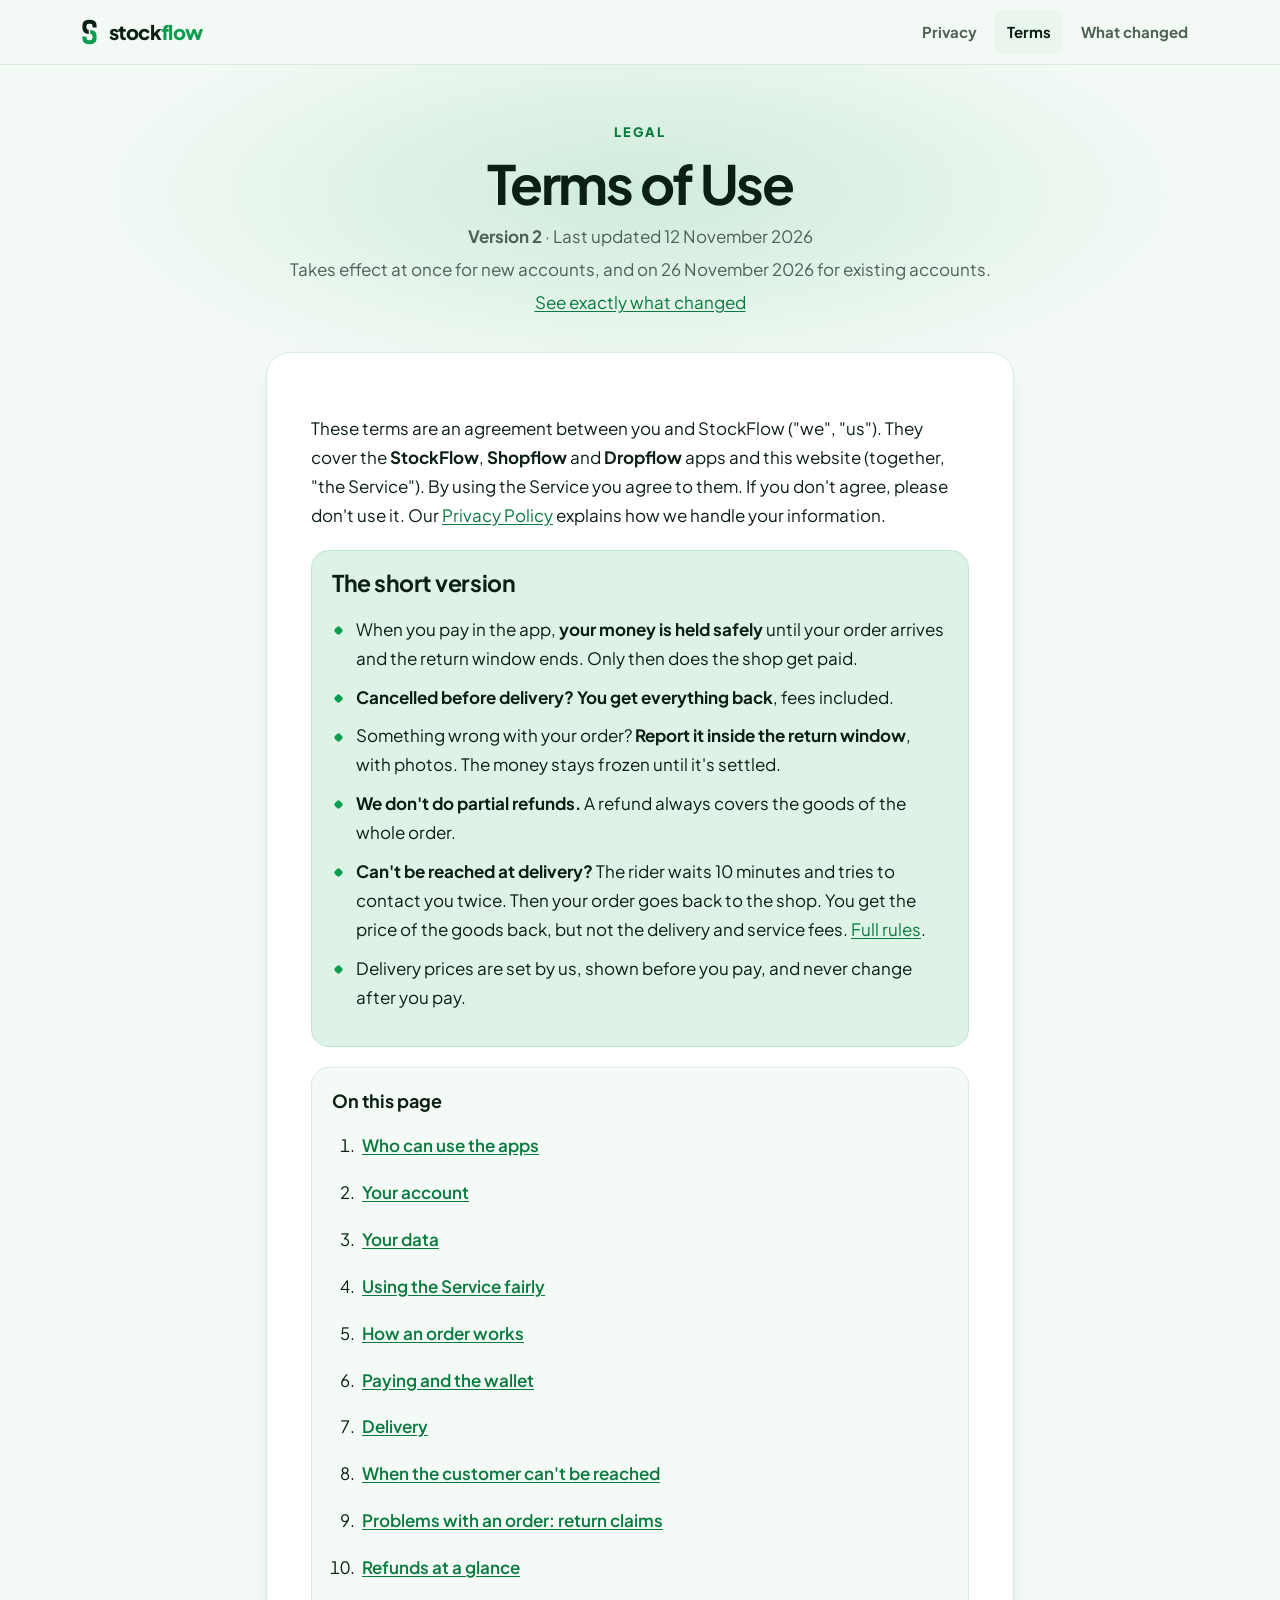
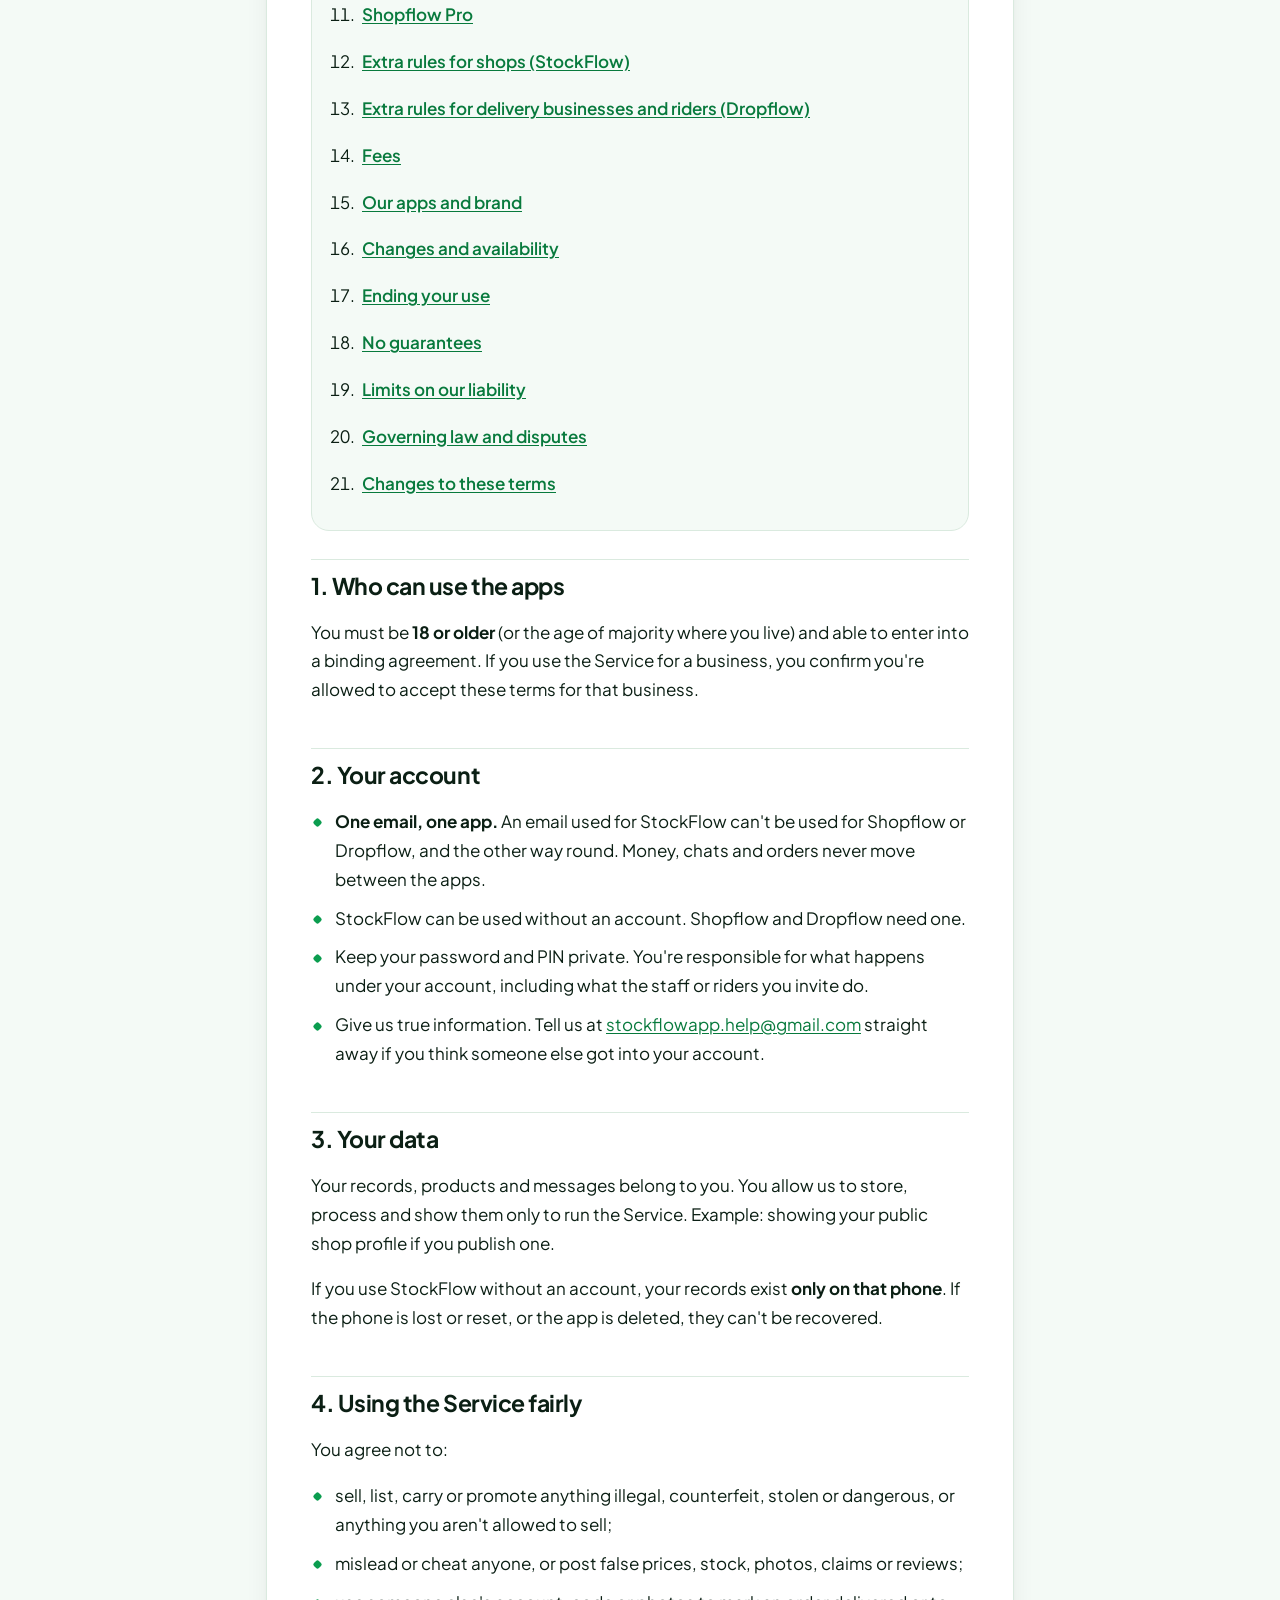
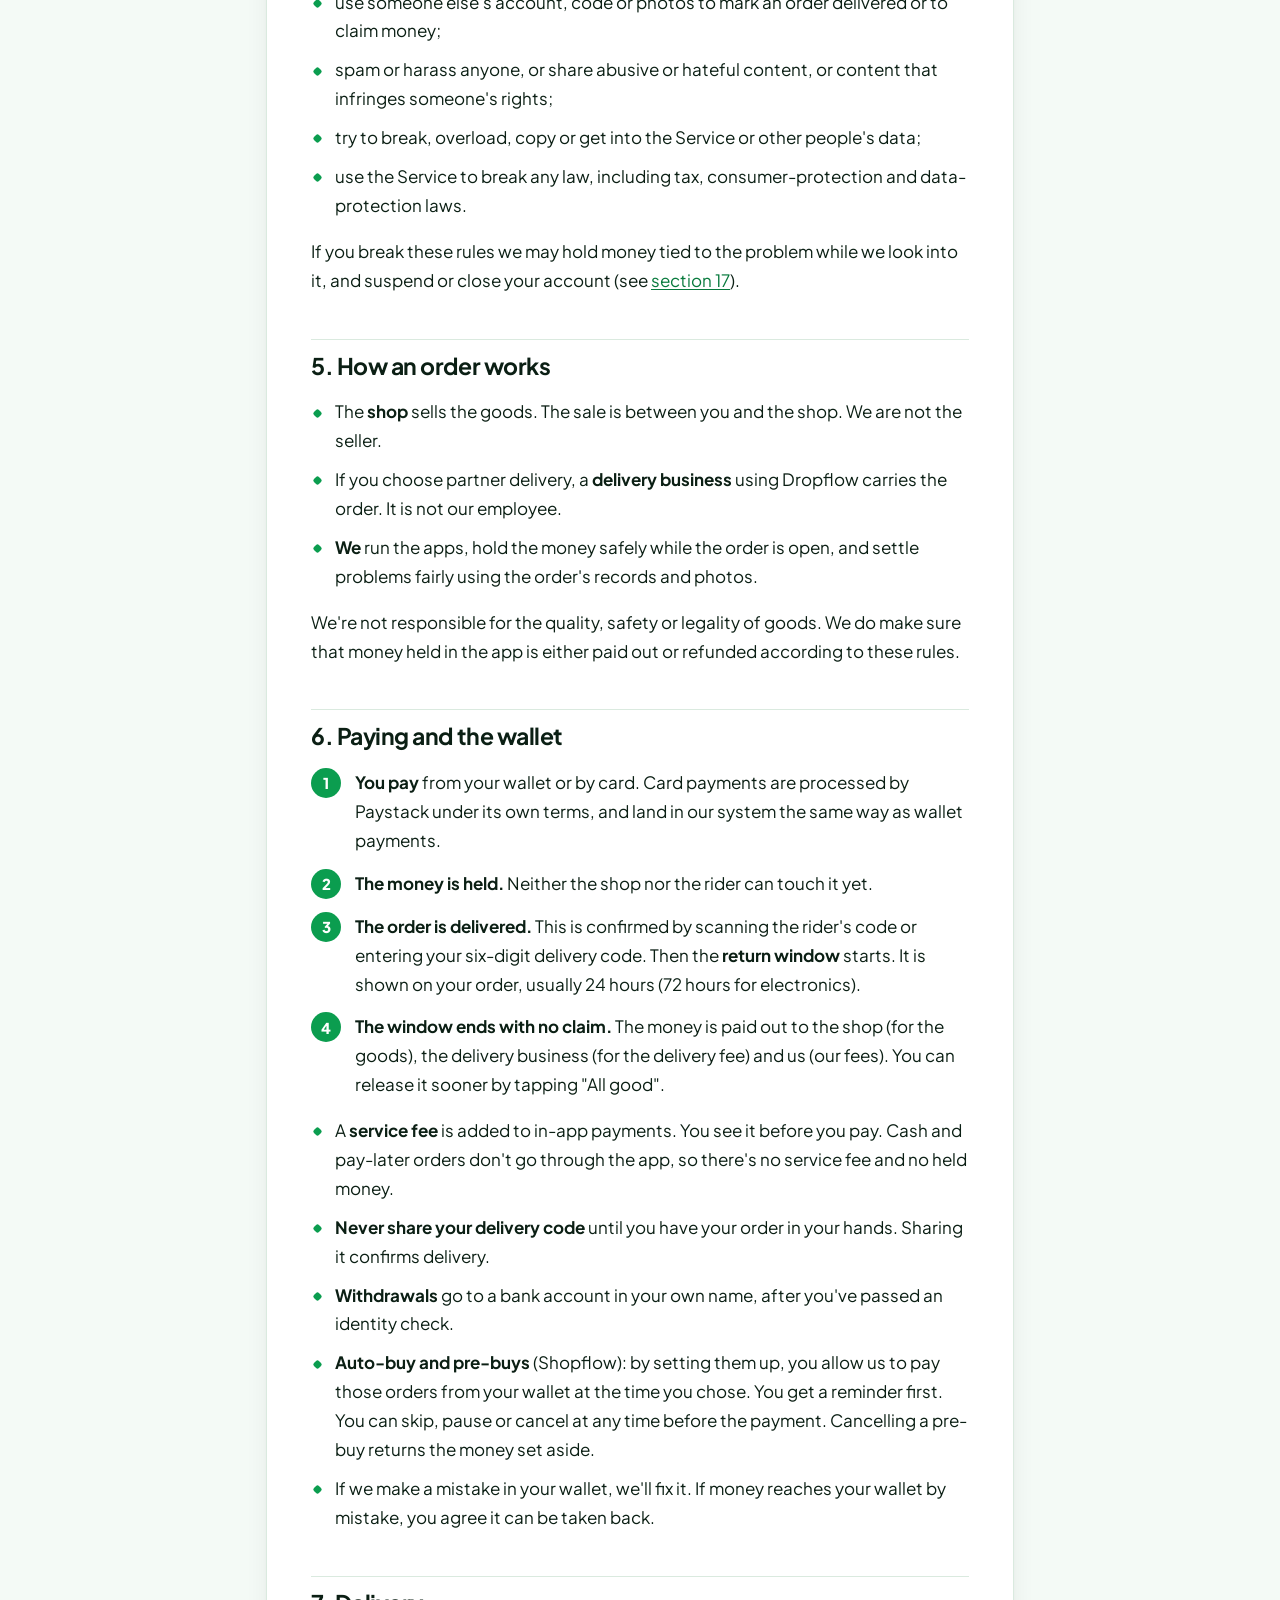
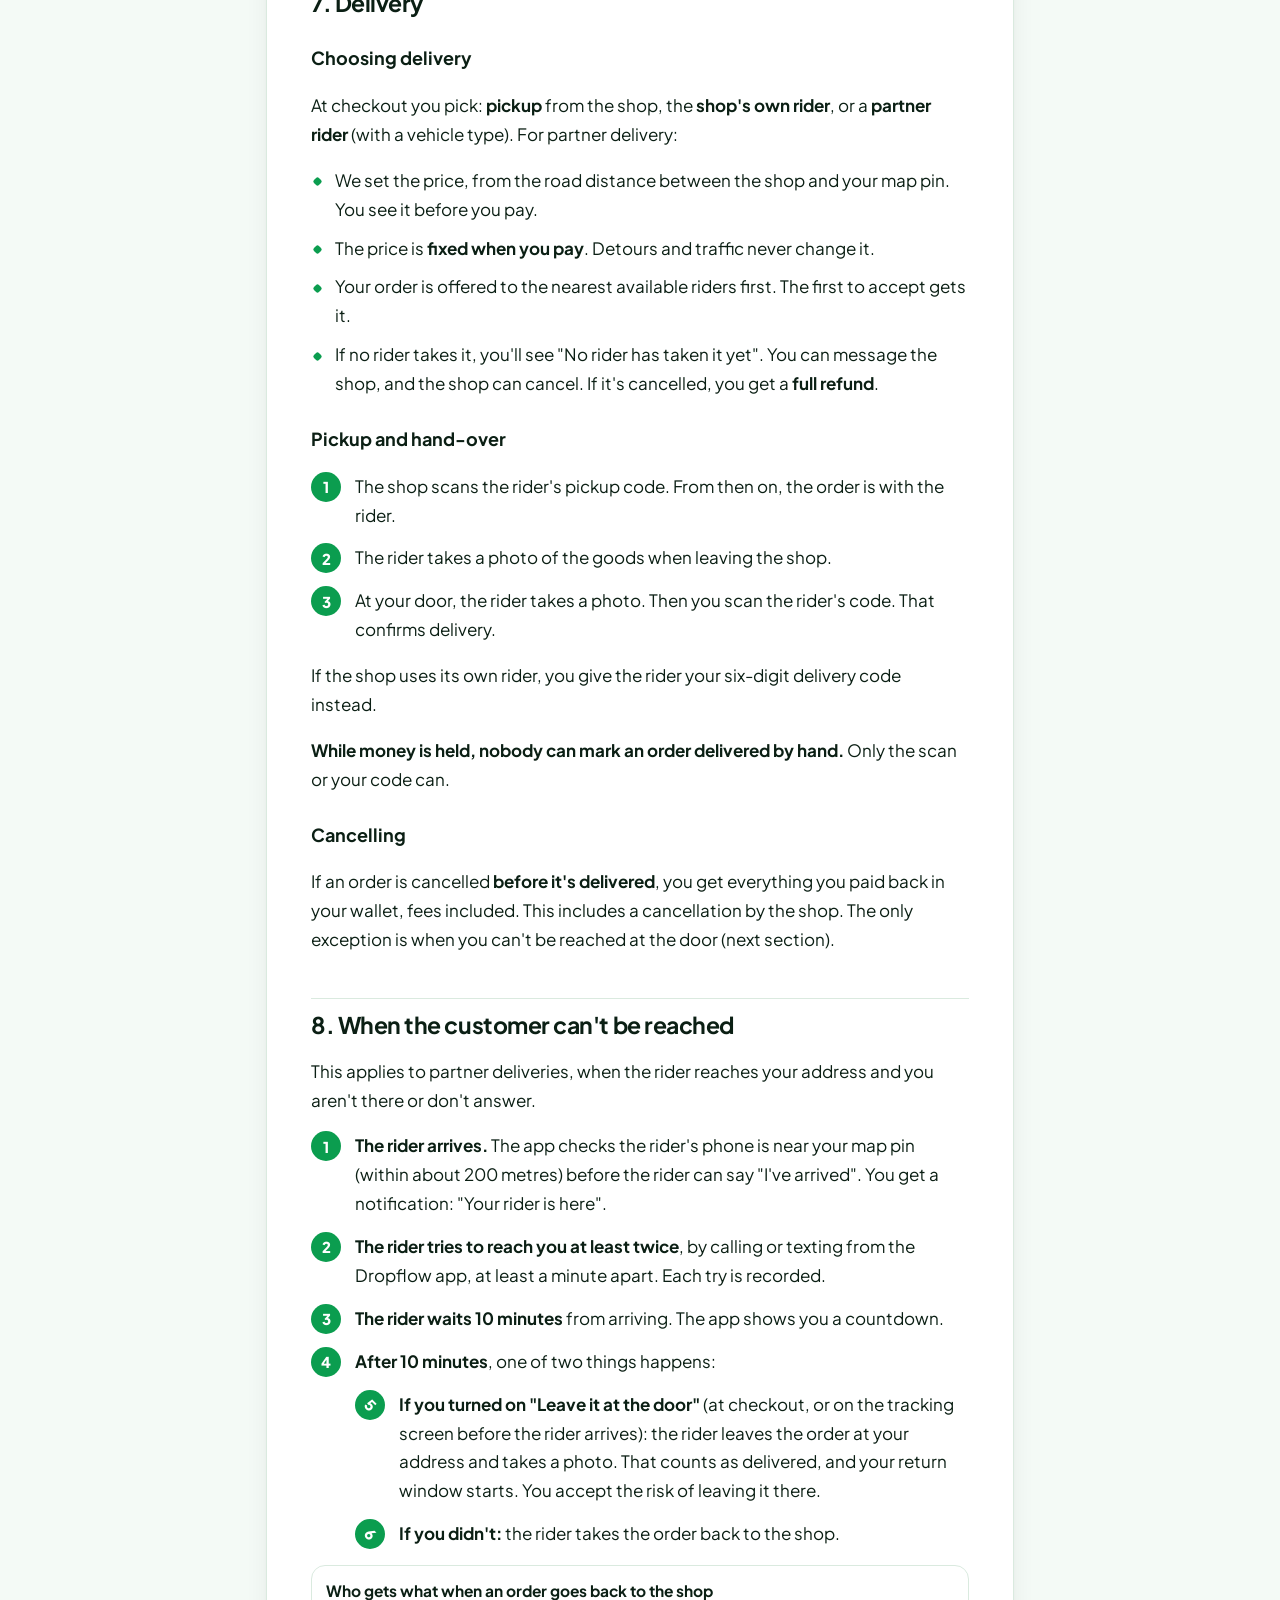
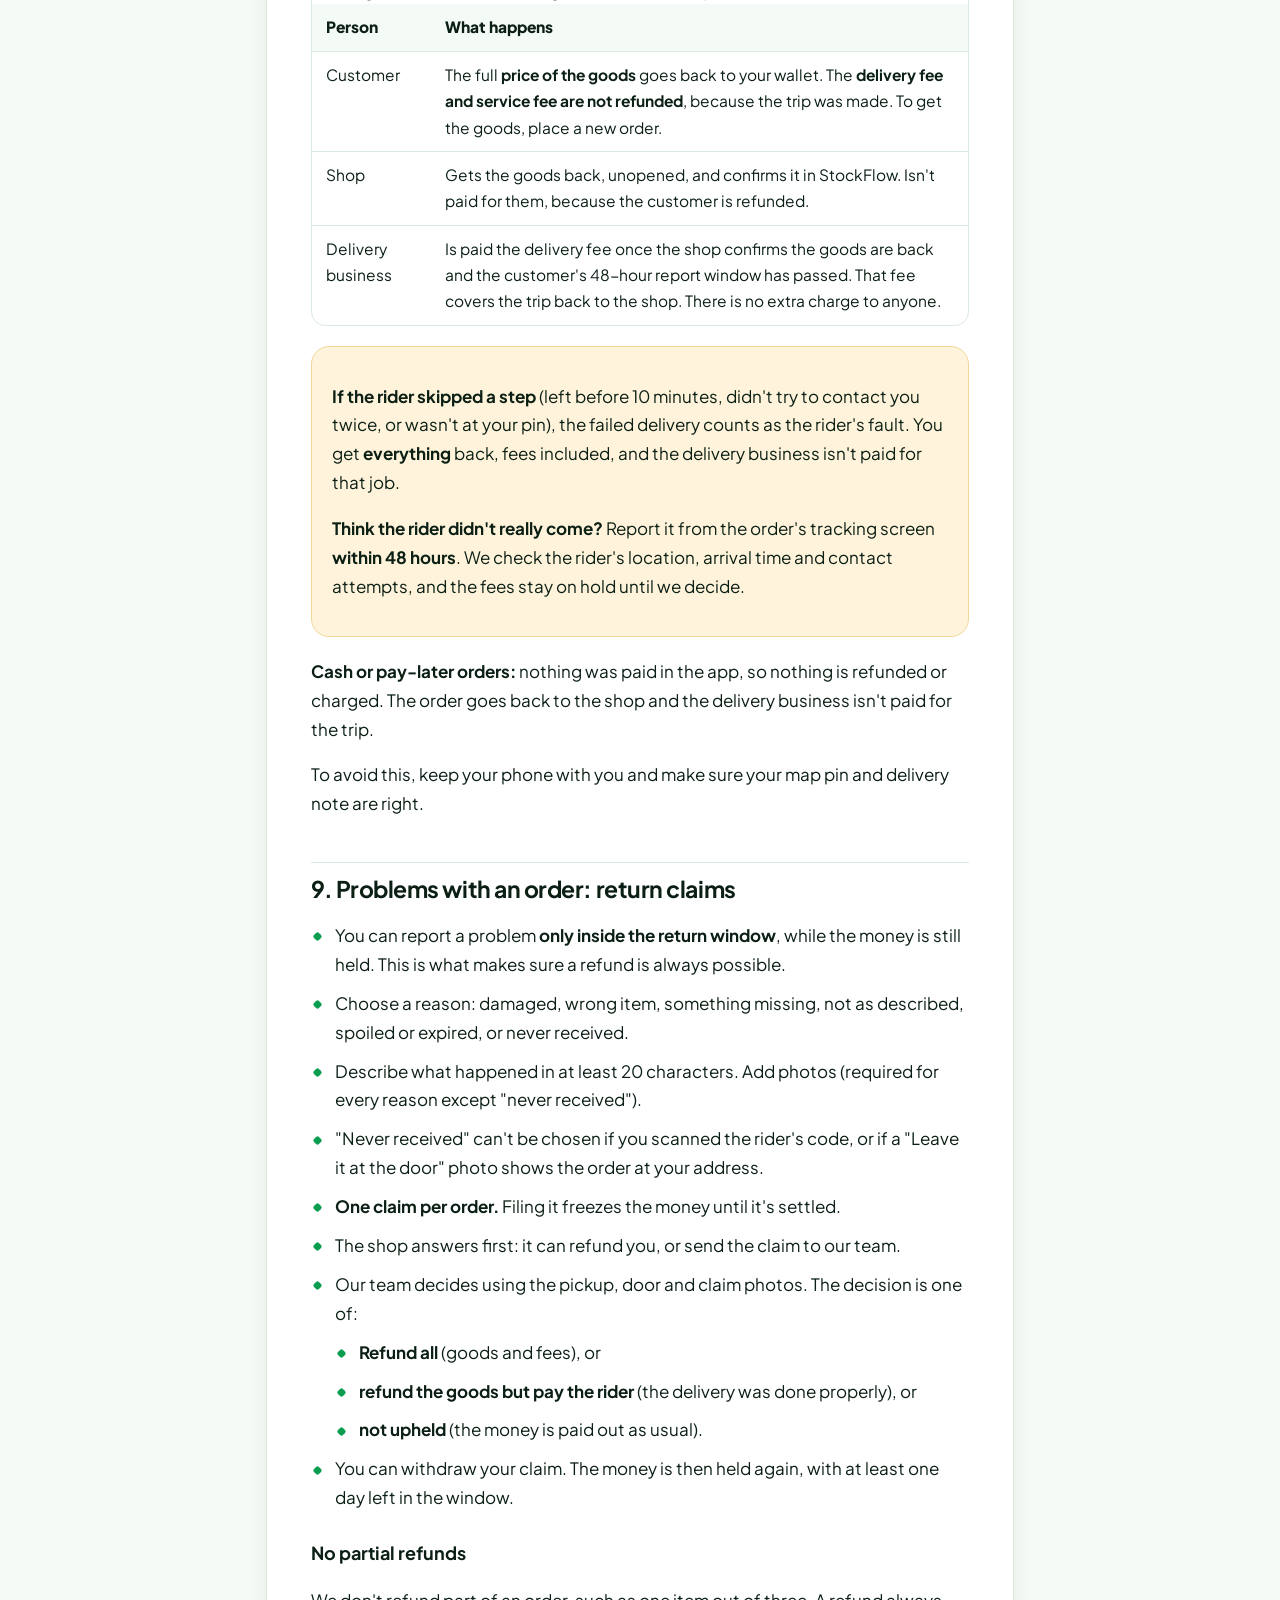
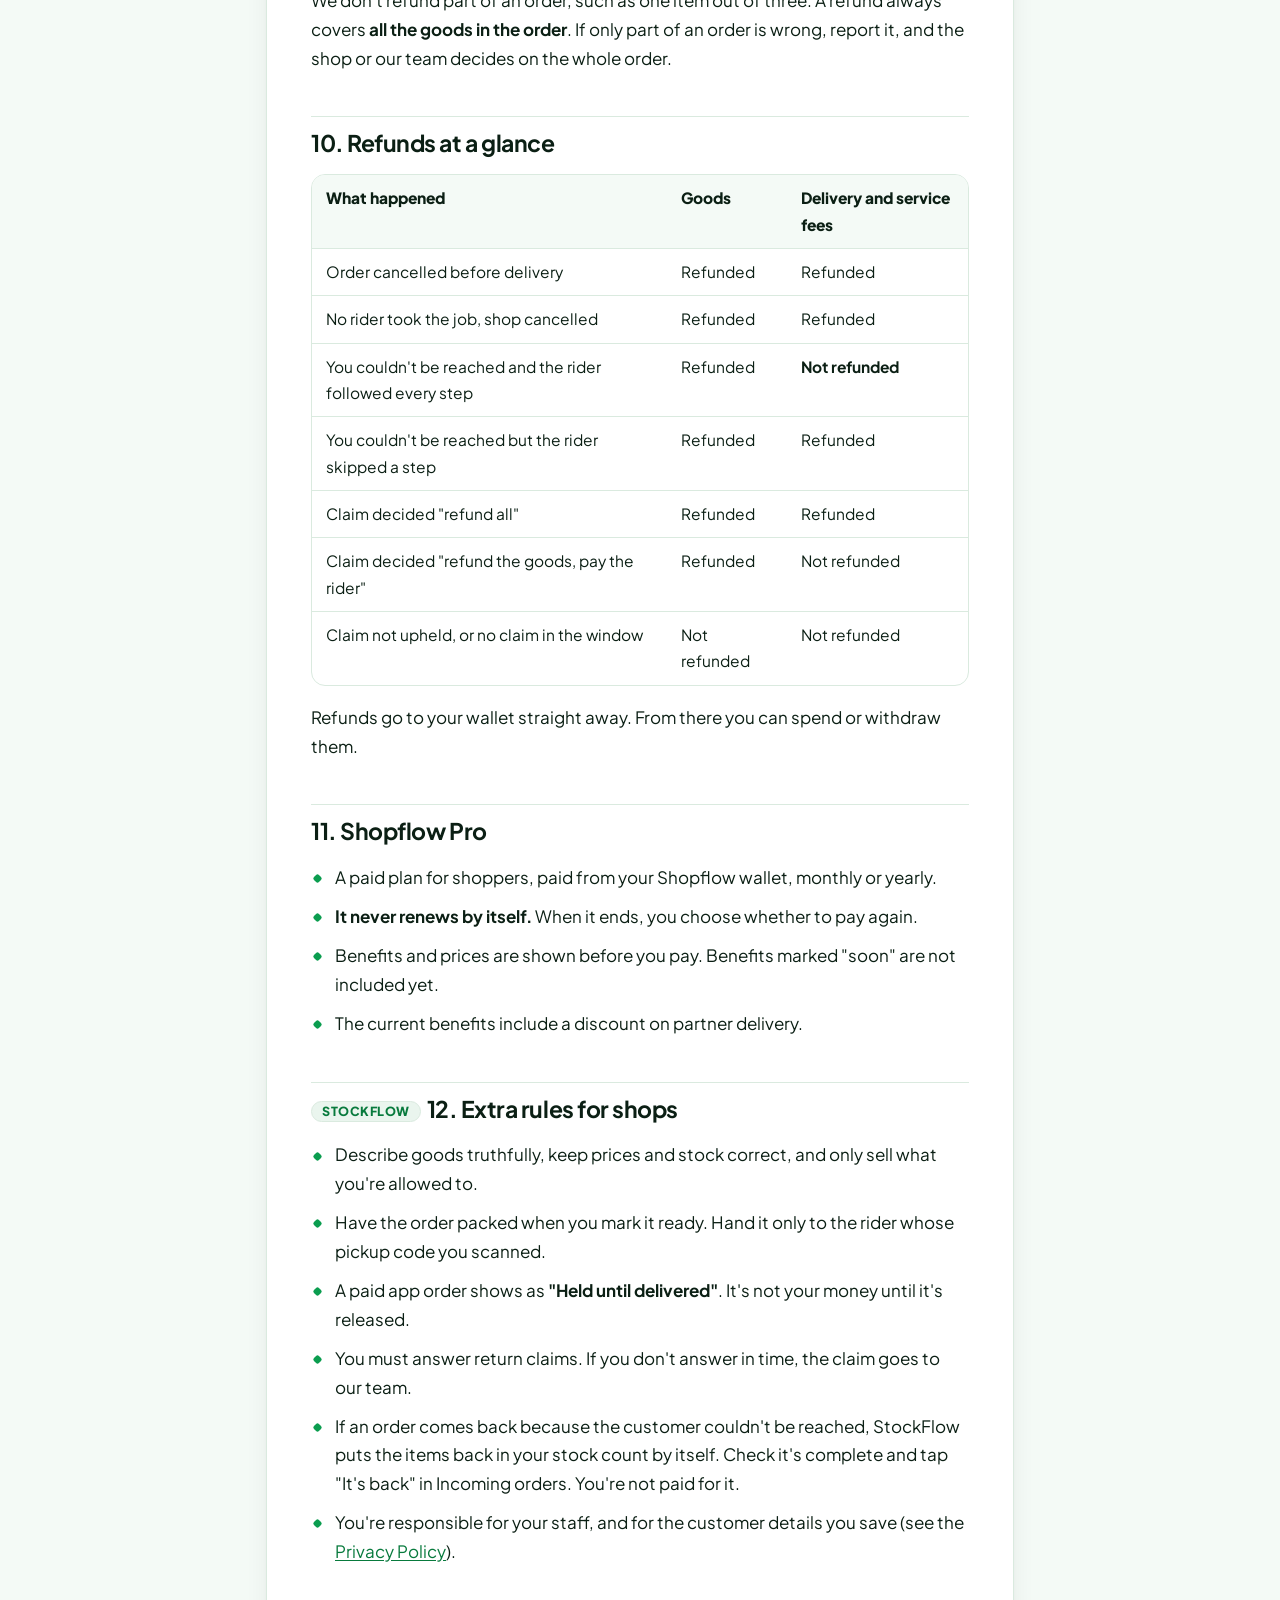
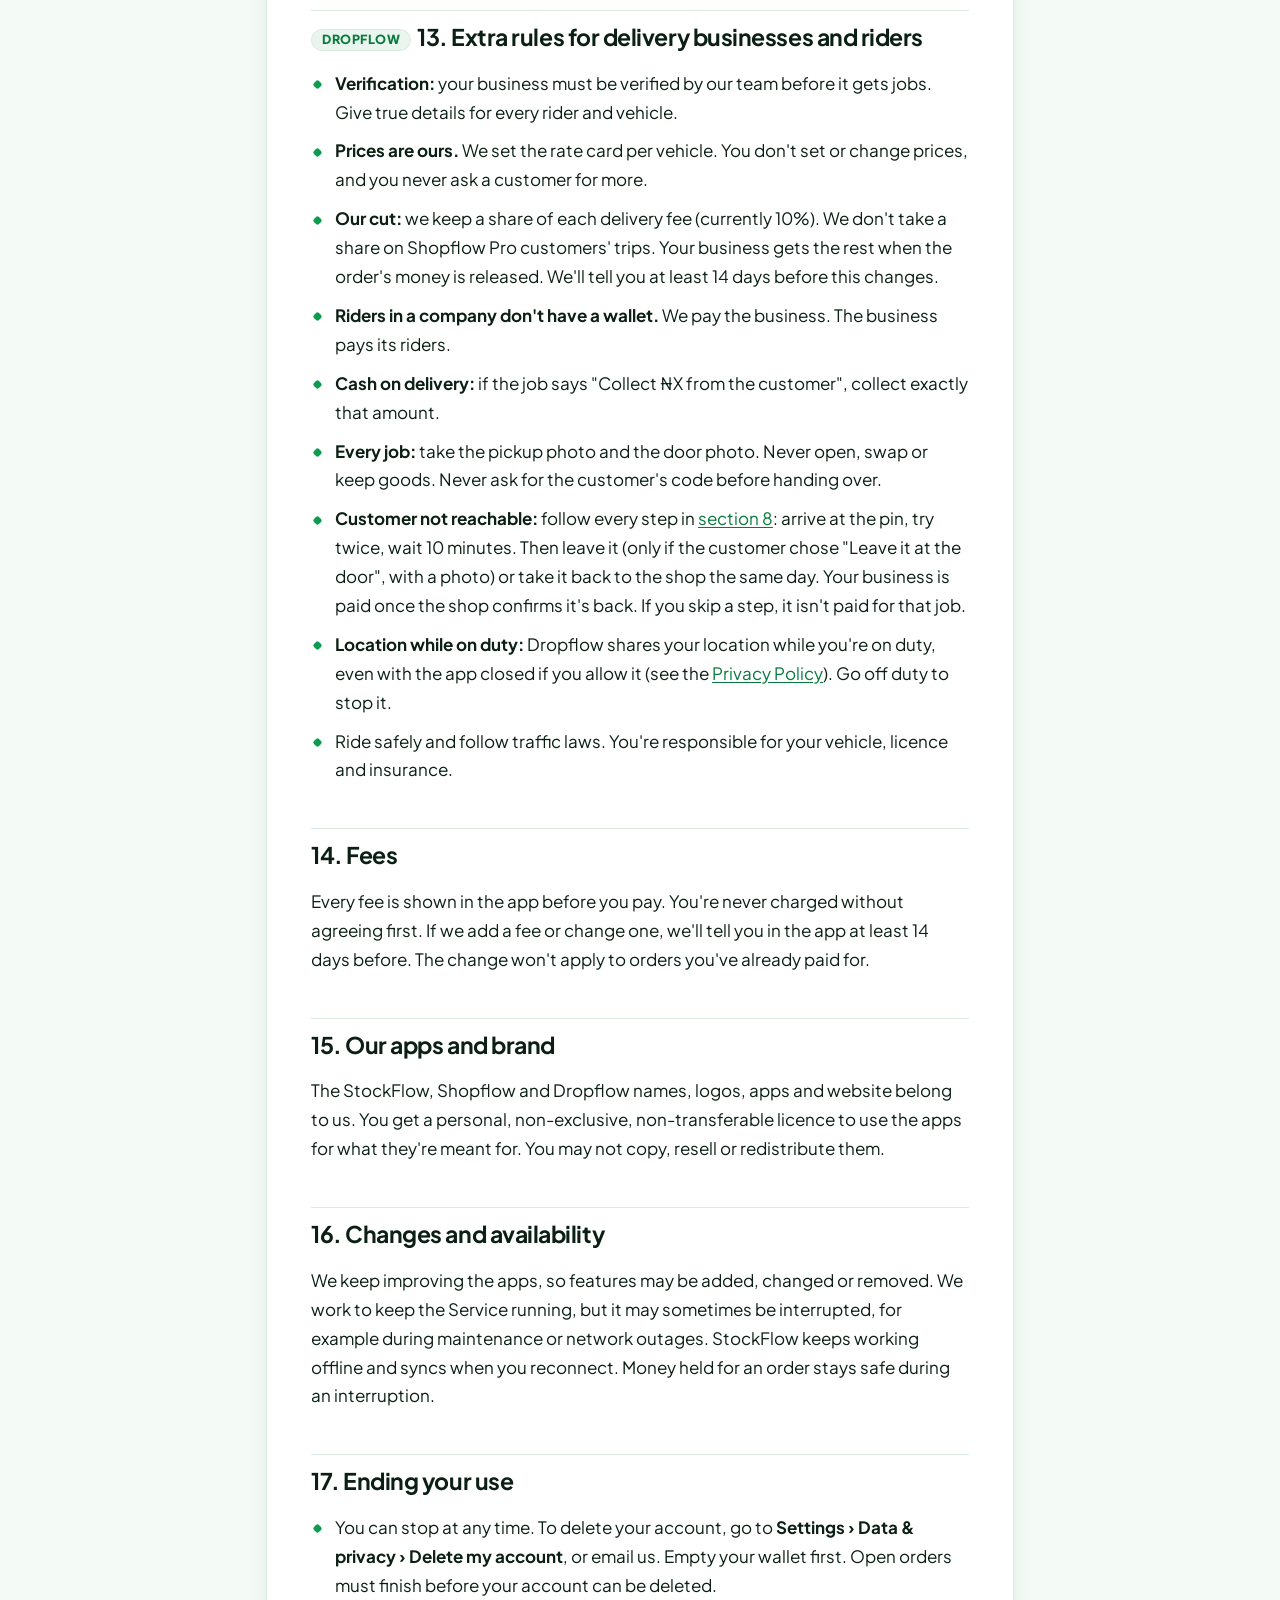
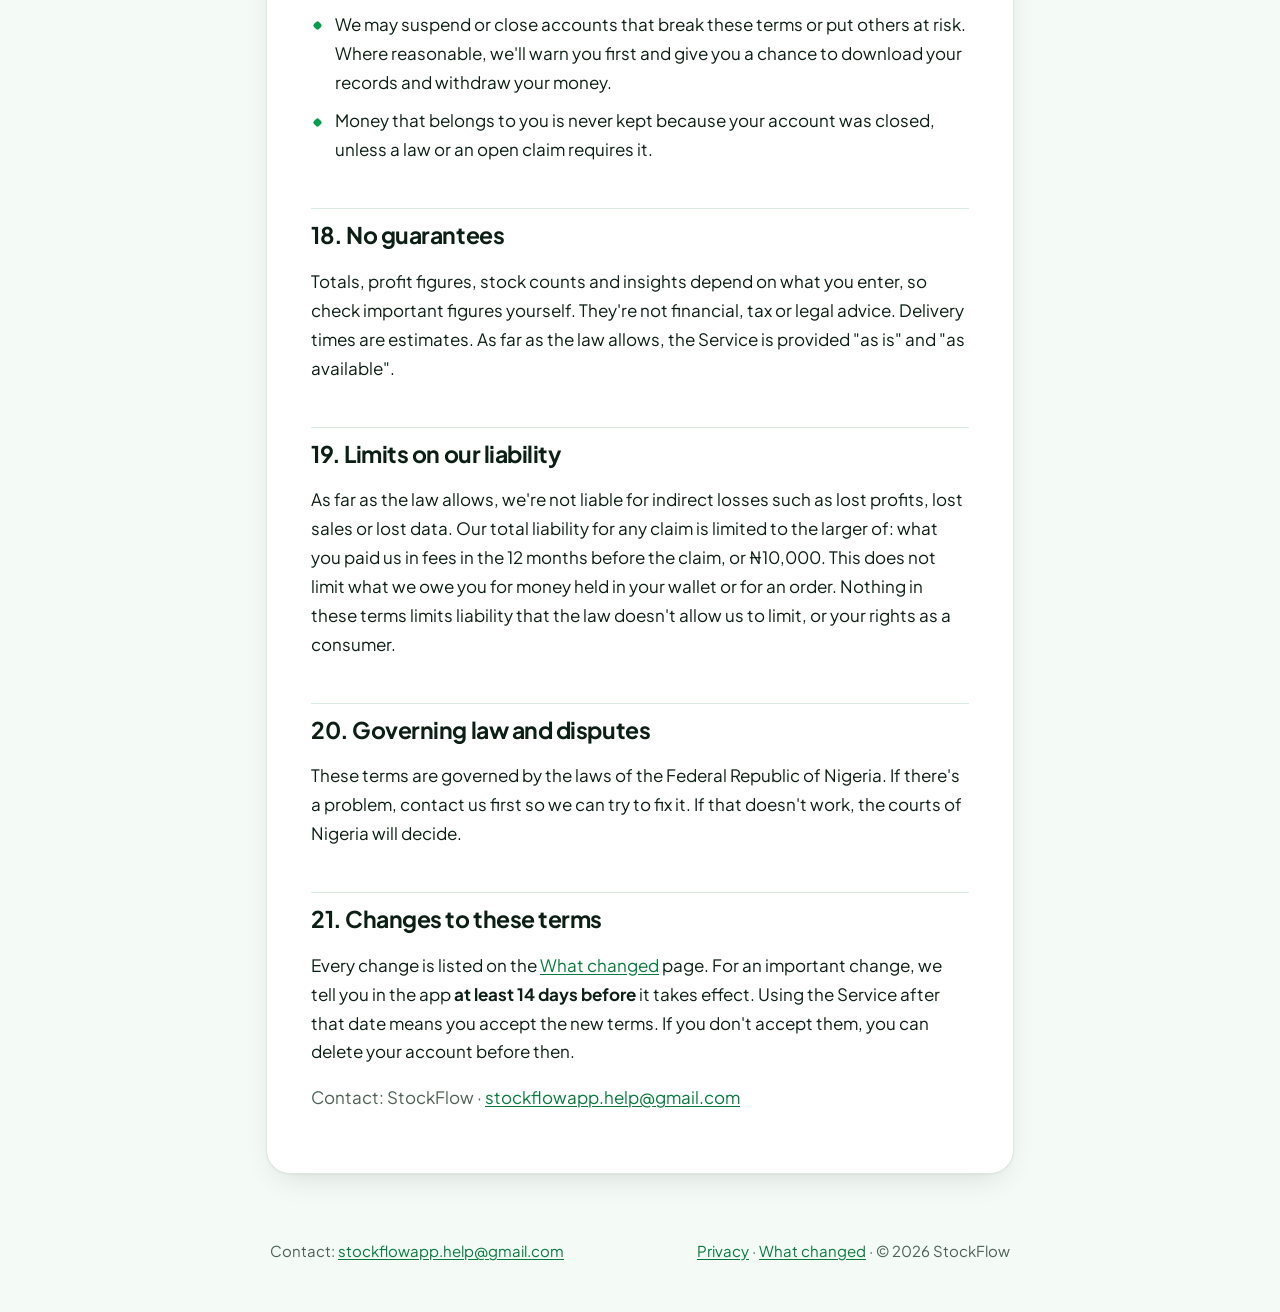
<file: terms.html>
<!doctype html>
<html lang="en">
<head>
  <meta charset="utf-8">
  <meta name="color-scheme" content="light">
  <meta name="viewport" content="width=device-width, initial-scale=1">
  <title>Terms of Use · StockFlow, Shopflow and Dropflow</title>
  <meta name="description" content="The rules for using StockFlow, Shopflow and Dropflow: orders, the wallet, delivery, returns, refunds and what happens when a customer can't be reached.">
  <link rel="icon" href="data:image/svg+xml,%3Csvg xmlns='http://www.w3.org/2000/svg' viewBox='24 12 52 76'%3E%3Cg fill='none' stroke-width='11'%3E%3Cpath d='M64 38V34Q64 22 52 22H48Q36 22 36 34V38Q36 50 48 50' stroke='%230B1F14'/%3E%3Cpath d='M52 50Q64 50 64 62V66Q64 78 52 78H48Q36 78 36 66V62' stroke='%230B9D4F'/%3E%3C/g%3E%3C/svg%3E">
  <meta name="theme-color" content="#0B9D4F">
  <link rel="preconnect" href="https://fonts.googleapis.com">
  <link rel="preconnect" href="https://fonts.gstatic.com" crossorigin>
  <link href="https://fonts.googleapis.com/css2?family=Plus+Jakarta+Sans:wght@400;500;600;700;800&display=swap" rel="stylesheet">
  <link rel="stylesheet" href="legal.css">
</head>
<body>
  <a class="skip" href="#content">Skip to the terms</a>
  <header class="nav"><div>
    <a class="logo" href="./" aria-label="StockFlow home"><svg viewBox="24 12 52 76" aria-hidden="true"><g fill="none" stroke-width="11"><path d="M64 38V34Q64 22 52 22H48Q36 22 36 34V38Q36 50 48 50" stroke="currentColor"/><path d="M52 50Q64 50 64 62V66Q64 78 52 78H48Q36 78 36 66V62" stroke="var(--green)"/></g></svg><span>stock<span class="flow">flow</span></span></a>
    <nav class="navlinks" aria-label="Legal pages"><a href="privacy.html">Privacy</a><a href="terms.html" aria-current="page">Terms</a><a href="changes.html">What changed</a></nav>
  </div></header>
  <section class="hero">
    <div class="kicker">Legal</div>
    <h1>Terms of Use</h1>
    <p><strong>Version 2</strong> · Last updated 12 November 2026</p>
    <p>Takes effect at once for new accounts, and on 26 November 2026 for existing accounts.</p>
    <p><a href="changes.html">See exactly what changed</a></p>
  </section>
  <main id="content">
    <article class="doc">
    <p>These terms are an agreement between you and StockFlow ("we", "us"). They cover the <strong>StockFlow</strong>, <strong>Shopflow</strong> and <strong>Dropflow</strong> apps and this website (together, "the Service"). By using the Service you agree to them. If you don't agree, please don't use it. Our <a href="privacy.html">Privacy Policy</a> explains how we handle your information.</p>

    <section class="box summary" aria-labelledby="short">
      <h2 id="short">The short version</h2>
      <ul>
        <li>When you pay in the app, <strong>your money is held safely</strong> until your order arrives and the return window ends. Only then does the shop get paid.</li>
        <li><strong>Cancelled before delivery? You get everything back</strong>, fees included.</li>
        <li>Something wrong with your order? <strong>Report it inside the return window</strong>, with photos. The money stays frozen until it's settled.</li>
        <li><strong>We don't do partial refunds.</strong> A refund always covers the goods of the whole order.</li>
        <li><strong>Can't be reached at delivery?</strong> The rider waits 10 minutes and tries to contact you twice. Then your order goes back to the shop. You get the price of the goods back, but not the delivery and service fees. <a href="#unreachable">Full rules</a>.</li>
        <li>Delivery prices are set by us, shown before you pay, and never change after you pay.</li>
      </ul>
    </section>

    <nav class="box toc" aria-labelledby="toc">
      <h3 id="toc">On this page</h3>
      <ol>
        <li><a href="#who">Who can use the apps</a></li>
        <li><a href="#account">Your account</a></li>
        <li><a href="#data">Your data</a></li>
        <li><a href="#fair">Using the Service fairly</a></li>
        <li><a href="#orders">How an order works</a></li>
        <li><a href="#money">Paying and the wallet</a></li>
        <li><a href="#delivery">Delivery</a></li>
        <li><a href="#unreachable">When the customer can't be reached</a></li>
        <li><a href="#returns">Problems with an order: return claims</a></li>
        <li><a href="#refunds">Refunds at a glance</a></li>
        <li><a href="#pro">Shopflow Pro</a></li>
        <li><a href="#shops">Extra rules for shops (StockFlow)</a></li>
        <li><a href="#riders">Extra rules for delivery businesses and riders (Dropflow)</a></li>
        <li><a href="#fees">Fees</a></li>
        <li><a href="#brand">Our apps and brand</a></li>
        <li><a href="#availability">Changes and availability</a></li>
        <li><a href="#ending">Ending your use</a></li>
        <li><a href="#guarantees">No guarantees</a></li>
        <li><a href="#liability">Limits on our liability</a></li>
        <li><a href="#law">Governing law and disputes</a></li>
        <li><a href="#changes">Changes to these terms</a></li>
      </ol>
    </nav>

    <h2 id="who">1. Who can use the apps</h2>
    <p>You must be <strong>18 or older</strong> (or the age of majority where you live) and able to enter into a binding agreement. If you use the Service for a business, you confirm you're allowed to accept these terms for that business.</p>

    <h2 id="account">2. Your account</h2>
    <ul>
      <li><strong>One email, one app.</strong> An email used for StockFlow can't be used for Shopflow or Dropflow, and the other way round. Money, chats and orders never move between the apps.</li>
      <li>StockFlow can be used without an account. Shopflow and Dropflow need one.</li>
      <li>Keep your password and PIN private. You're responsible for what happens under your account, including what the staff or riders you invite do.</li>
      <li>Give us true information. Tell us at <a href="mailto:stockflowapp.help@gmail.com">stockflowapp.help@gmail.com</a> straight away if you think someone else got into your account.</li>
    </ul>

    <h2 id="data">3. Your data</h2>
    <p>Your records, products and messages belong to you. You allow us to store, process and show them only to run the Service. Example: showing your public shop profile if you publish one.</p>
    <p>If you use StockFlow without an account, your records exist <strong>only on that phone</strong>. If the phone is lost or reset, or the app is deleted, they can't be recovered.</p>

    <h2 id="fair">4. Using the Service fairly</h2>
    <p>You agree not to:</p>
    <ul>
      <li>sell, list, carry or promote anything illegal, counterfeit, stolen or dangerous, or anything you aren't allowed to sell;</li>
      <li>mislead or cheat anyone, or post false prices, stock, photos, claims or reviews;</li>
      <li>use someone else's account, code or photos to mark an order delivered or to claim money;</li>
      <li>spam or harass anyone, or share abusive or hateful content, or content that infringes someone's rights;</li>
      <li>try to break, overload, copy or get into the Service or other people's data;</li>
      <li>use the Service to break any law, including tax, consumer-protection and data-protection laws.</li>
    </ul>
    <p>If you break these rules we may hold money tied to the problem while we look into it, and suspend or close your account (see <a href="#ending">section 17</a>).</p>

    <h2 id="orders">5. How an order works</h2>
    <ul>
      <li>The <strong>shop</strong> sells the goods. The sale is between you and the shop. We are not the seller.</li>
      <li>If you choose partner delivery, a <strong>delivery business</strong> using Dropflow carries the order. It is not our employee.</li>
      <li><strong>We</strong> run the apps, hold the money safely while the order is open, and settle problems fairly using the order's records and photos.</li>
    </ul>
    <p>We're not responsible for the quality, safety or legality of goods. We do make sure that money held in the app is either paid out or refunded according to these rules.</p>

    <h2 id="money">6. Paying and the wallet</h2>
    <ol class="step">
      <li><strong>You pay</strong> from your wallet or by card. Card payments are processed by Paystack under its own terms, and land in our system the same way as wallet payments.</li>
      <li><strong>The money is held.</strong> Neither the shop nor the rider can touch it yet.</li>
      <li><strong>The order is delivered.</strong> This is confirmed by scanning the rider's code or entering your six-digit delivery code. Then the <strong>return window</strong> starts. It is shown on your order, usually 24 hours (72 hours for electronics).</li>
      <li><strong>The window ends with no claim.</strong> The money is paid out to the shop (for the goods), the delivery business (for the delivery fee) and us (our fees). You can release it sooner by tapping "All good".</li>
    </ol>
    <ul>
      <li>A <strong>service fee</strong> is added to in-app payments. You see it before you pay. Cash and pay-later orders don't go through the app, so there's no service fee and no held money.</li>
      <li><strong>Never share your delivery code</strong> until you have your order in your hands. Sharing it confirms delivery.</li>
      <li><strong>Withdrawals</strong> go to a bank account in your own name, after you've passed an identity check.</li>
      <li><strong>Auto-buy and pre-buys</strong> (Shopflow): by setting them up, you allow us to pay those orders from your wallet at the time you chose. You get a reminder first. You can skip, pause or cancel at any time before the payment. Cancelling a pre-buy returns the money set aside.</li>
      <li>If we make a mistake in your wallet, we'll fix it. If money reaches your wallet by mistake, you agree it can be taken back.</li>
    </ul>

    <h2 id="delivery">7. Delivery</h2>
    <h3>Choosing delivery</h3>
    <p>At checkout you pick: <strong>pickup</strong> from the shop, the <strong>shop's own rider</strong>, or a <strong>partner rider</strong> (with a vehicle type). For partner delivery:</p>
    <ul>
      <li>We set the price, from the road distance between the shop and your map pin. You see it before you pay.</li>
      <li>The price is <strong>fixed when you pay</strong>. Detours and traffic never change it.</li>
      <li>Your order is offered to the nearest available riders first. The first to accept gets it.</li>
      <li>If no rider takes it, you'll see "No rider has taken it yet". You can message the shop, and the shop can cancel. If it's cancelled, you get a <strong>full refund</strong>.</li>
    </ul>
    <h3>Pickup and hand-over</h3>
    <ol class="step">
      <li>The shop scans the rider's pickup code. From then on, the order is with the rider.</li>
      <li>The rider takes a photo of the goods when leaving the shop.</li>
      <li>At your door, the rider takes a photo. Then you scan the rider's code. That confirms delivery.</li>
    </ol>
    <p>If the shop uses its own rider, you give the rider your six-digit delivery code instead.</p>
    <p><strong>While money is held, nobody can mark an order delivered by hand.</strong> Only the scan or your code can.</p>
    <h3>Cancelling</h3>
    <p>If an order is cancelled <strong>before it's delivered</strong>, you get everything you paid back in your wallet, fees included. This includes a cancellation by the shop. The only exception is when you can't be reached at the door (next section).</p>

    <h2 id="unreachable">8. When the customer can't be reached</h2>
    <p>This applies to partner deliveries, when the rider reaches your address and you aren't there or don't answer.</p>
    <ol class="step">
      <li><strong>The rider arrives.</strong> The app checks the rider's phone is near your map pin (within about 200 metres) before the rider can say "I've arrived". You get a notification: "Your rider is here".</li>
      <li><strong>The rider tries to reach you at least twice</strong>, by calling or texting from the Dropflow app, at least a minute apart. Each try is recorded.</li>
      <li><strong>The rider waits 10 minutes</strong> from arriving. The app shows you a countdown.</li>
      <li><strong>After 10 minutes</strong>, one of two things happens:
        <ul>
          <li><strong>If you turned on "Leave it at the door"</strong> (at checkout, or on the tracking screen before the rider arrives): the rider leaves the order at your address and takes a photo. That counts as delivered, and your return window starts. You accept the risk of leaving it there.</li>
          <li><strong>If you didn't:</strong> the rider takes the order back to the shop.</li>
        </ul>
      </li>
    </ol>
    <div class="table-wrap"><table>
      <caption>Who gets what when an order goes back to the shop</caption>
      <thead><tr><th scope="col">Person</th><th scope="col">What happens</th></tr></thead>
      <tbody>
        <tr><td data-label="Person">Customer</td><td data-label="What happens">The full <strong>price of the goods</strong> goes back to your wallet. The <strong>delivery fee and service fee are not refunded</strong>, because the trip was made. To get the goods, place a new order.</td></tr>
        <tr><td data-label="Person">Shop</td><td data-label="What happens">Gets the goods back, unopened, and confirms it in StockFlow. Isn't paid for them, because the customer is refunded.</td></tr>
        <tr><td data-label="Person">Delivery business</td><td data-label="What happens">Is paid the delivery fee once the shop confirms the goods are back and the customer's 48-hour report window has passed. That fee covers the trip back to the shop. There is no extra charge to anyone.</td></tr>
      </tbody>
    </table></div>
    <div class="box note">
      <p><strong>If the rider skipped a step</strong> (left before 10 minutes, didn't try to contact you twice, or wasn't at your pin), the failed delivery counts as the rider's fault. You get <strong>everything</strong> back, fees included, and the delivery business isn't paid for that job.</p>
      <p><strong>Think the rider didn't really come?</strong> Report it from the order's tracking screen <strong>within 48 hours</strong>. We check the rider's location, arrival time and contact attempts, and the fees stay on hold until we decide.</p>
    </div>
    <p><strong>Cash or pay-later orders:</strong> nothing was paid in the app, so nothing is refunded or charged. The order goes back to the shop and the delivery business isn't paid for the trip.</p>
    <p>To avoid this, keep your phone with you and make sure your map pin and delivery note are right.</p>

    <h2 id="returns">9. Problems with an order: return claims</h2>
    <ul>
      <li>You can report a problem <strong>only inside the return window</strong>, while the money is still held. This is what makes sure a refund is always possible.</li>
      <li>Choose a reason: damaged, wrong item, something missing, not as described, spoiled or expired, or never received.</li>
      <li>Describe what happened in at least 20 characters. Add photos (required for every reason except "never received").</li>
      <li>"Never received" can't be chosen if you scanned the rider's code, or if a "Leave it at the door" photo shows the order at your address.</li>
      <li><strong>One claim per order.</strong> Filing it freezes the money until it's settled.</li>
      <li>The shop answers first: it can refund you, or send the claim to our team.</li>
      <li>Our team decides using the pickup, door and claim photos. The decision is one of:
        <ul>
          <li><strong>Refund all</strong> (goods and fees), or</li>
          <li><strong>refund the goods but pay the rider</strong> (the delivery was done properly), or</li>
          <li><strong>not upheld</strong> (the money is paid out as usual).</li>
        </ul>
      </li>
      <li>You can withdraw your claim. The money is then held again, with at least one day left in the window.</li>
    </ul>
    <h3>No partial refunds</h3>
    <p>We don't refund part of an order, such as one item out of three. A refund always covers <strong>all the goods in the order</strong>. If only part of an order is wrong, report it, and the shop or our team decides on the whole order.</p>

    <h2 id="refunds">10. Refunds at a glance</h2>
    <div class="table-wrap"><table>
      <thead><tr><th scope="col">What happened</th><th scope="col">Goods</th><th scope="col">Delivery and service fees</th></tr></thead>
      <tbody>
        <tr><td data-label="What happened">Order cancelled before delivery</td><td data-label="Goods">Refunded</td><td data-label="Delivery and service fees">Refunded</td></tr>
        <tr><td data-label="What happened">No rider took the job, shop cancelled</td><td data-label="Goods">Refunded</td><td data-label="Delivery and service fees">Refunded</td></tr>
        <tr><td data-label="What happened">You couldn't be reached and the rider followed every step</td><td data-label="Goods">Refunded</td><td data-label="Delivery and service fees"><strong>Not refunded</strong></td></tr>
        <tr><td data-label="What happened">You couldn't be reached but the rider skipped a step</td><td data-label="Goods">Refunded</td><td data-label="Delivery and service fees">Refunded</td></tr>
        <tr><td data-label="What happened">Claim decided "refund all"</td><td data-label="Goods">Refunded</td><td data-label="Delivery and service fees">Refunded</td></tr>
        <tr><td data-label="What happened">Claim decided "refund the goods, pay the rider"</td><td data-label="Goods">Refunded</td><td data-label="Delivery and service fees">Not refunded</td></tr>
        <tr><td data-label="What happened">Claim not upheld, or no claim in the window</td><td data-label="Goods">Not refunded</td><td data-label="Delivery and service fees">Not refunded</td></tr>
      </tbody>
    </table></div>
    <p>Refunds go to your wallet straight away. From there you can spend or withdraw them.</p>

    <h2 id="pro">11. Shopflow Pro</h2>
    <ul>
      <li>A paid plan for shoppers, paid from your Shopflow wallet, monthly or yearly.</li>
      <li><strong>It never renews by itself.</strong> When it ends, you choose whether to pay again.</li>
      <li>Benefits and prices are shown before you pay. Benefits marked "soon" are not included yet.</li>
      <li>The current benefits include a discount on partner delivery.</li>
    </ul>

    <h2 id="shops"><span class="tag">StockFlow</span>12. Extra rules for shops</h2>
    <ul>
      <li>Describe goods truthfully, keep prices and stock correct, and only sell what you're allowed to.</li>
      <li>Have the order packed when you mark it ready. Hand it only to the rider whose pickup code you scanned.</li>
      <li>A paid app order shows as <strong>"Held until delivered"</strong>. It's not your money until it's released.</li>
      <li>You must answer return claims. If you don't answer in time, the claim goes to our team.</li>
      <li>If an order comes back because the customer couldn't be reached, StockFlow puts the items back in your stock count by itself. Check it's complete and tap "It's back" in Incoming orders. You're not paid for it.</li>
      <li>You're responsible for your staff, and for the customer details you save (see the <a href="privacy.html#stockflow">Privacy Policy</a>).</li>
    </ul>

    <h2 id="riders"><span class="tag">Dropflow</span>13. Extra rules for delivery businesses and riders</h2>
    <ul>
      <li><strong>Verification:</strong> your business must be verified by our team before it gets jobs. Give true details for every rider and vehicle.</li>
      <li><strong>Prices are ours.</strong> We set the rate card per vehicle. You don't set or change prices, and you never ask a customer for more.</li>
      <li><strong>Our cut:</strong> we keep a share of each delivery fee (currently 10%). We don't take a share on Shopflow Pro customers' trips. Your business gets the rest when the order's money is released. We'll tell you at least 14 days before this changes.</li>
      <li><strong>Riders in a company don't have a wallet.</strong> We pay the business. The business pays its riders.</li>
      <li><strong>Cash on delivery:</strong> if the job says "Collect ₦X from the customer", collect exactly that amount.</li>
      <li><strong>Every job:</strong> take the pickup photo and the door photo. Never open, swap or keep goods. Never ask for the customer's code before handing over.</li>
      <li><strong>Customer not reachable:</strong> follow every step in <a href="#unreachable">section 8</a>: arrive at the pin, try twice, wait 10 minutes. Then leave it (only if the customer chose "Leave it at the door", with a photo) or take it back to the shop the same day. Your business is paid once the shop confirms it's back. If you skip a step, it isn't paid for that job.</li>
      <li><strong>Location while on duty:</strong> Dropflow shares your location while you're on duty, even with the app closed if you allow it (see the <a href="privacy.html#location">Privacy Policy</a>). Go off duty to stop it.</li>
      <li>Ride safely and follow traffic laws. You're responsible for your vehicle, licence and insurance.</li>
    </ul>

    <h2 id="fees">14. Fees</h2>
    <p>Every fee is shown in the app before you pay. You're never charged without agreeing first. If we add a fee or change one, we'll tell you in the app at least 14 days before. The change won't apply to orders you've already paid for.</p>

    <h2 id="brand">15. Our apps and brand</h2>
    <p>The StockFlow, Shopflow and Dropflow names, logos, apps and website belong to us. You get a personal, non-exclusive, non-transferable licence to use the apps for what they're meant for. You may not copy, resell or redistribute them.</p>

    <h2 id="availability">16. Changes and availability</h2>
    <p>We keep improving the apps, so features may be added, changed or removed. We work to keep the Service running, but it may sometimes be interrupted, for example during maintenance or network outages. StockFlow keeps working offline and syncs when you reconnect. Money held for an order stays safe during an interruption.</p>

    <h2 id="ending">17. Ending your use</h2>
    <ul>
      <li>You can stop at any time. To delete your account, go to <strong>Settings › Data &amp; privacy › Delete my account</strong>, or email us. Empty your wallet first. Open orders must finish before your account can be deleted.</li>
      <li>We may suspend or close accounts that break these terms or put others at risk. Where reasonable, we'll warn you first and give you a chance to download your records and withdraw your money.</li>
      <li>Money that belongs to you is never kept because your account was closed, unless a law or an open claim requires it.</li>
    </ul>

    <h2 id="guarantees">18. No guarantees</h2>
    <p>Totals, profit figures, stock counts and insights depend on what you enter, so check important figures yourself. They're not financial, tax or legal advice. Delivery times are estimates. As far as the law allows, the Service is provided "as is" and "as available".</p>

    <h2 id="liability">19. Limits on our liability</h2>
    <p>As far as the law allows, we're not liable for indirect losses such as lost profits, lost sales or lost data. Our total liability for any claim is limited to the larger of: what you paid us in fees in the 12 months before the claim, or ₦10,000. This does not limit what we owe you for money held in your wallet or for an order. Nothing in these terms limits liability that the law doesn't allow us to limit, or your rights as a consumer.</p>

    <h2 id="law">20. Governing law and disputes</h2>
    <p>These terms are governed by the laws of the Federal Republic of Nigeria. If there's a problem, contact us first so we can try to fix it. If that doesn't work, the courts of Nigeria will decide.</p>

    <h2 id="changes">21. Changes to these terms</h2>
    <p>Every change is listed on the <a href="changes.html">What changed</a> page. For an important change, we tell you in the app <strong>at least 14 days before</strong> it takes effect. Using the Service after that date means you accept the new terms. If you don't accept them, you can delete your account before then.</p>

    <p class="muted">Contact: StockFlow · <a href="mailto:stockflowapp.help@gmail.com">stockflowapp.help@gmail.com</a></p>
    </article>
  </main>
  <footer><span>Contact: <a href="mailto:stockflowapp.help@gmail.com">stockflowapp.help@gmail.com</a></span><span><a href="privacy.html">Privacy</a> · <a href="changes.html">What changed</a> · © 2026 StockFlow</span></footer>
</body>
</html>
</file>
<file: legal.css>
/* Shared look for the legal pages: privacy.html, terms.html, changes.html. */
:root { --bg: #F4FAF6; --bg-2: #EAF5EE; --card: #FFFFFF; --ink: #0B1F14; --sub: #4D6155; --line: #DAEADF; --green: #0B9D4F; --green-ink: #087A3D; --green-soft: #DDF3E6; --amber-soft: #FFF4DB; --amber-line: #F2D79B; --glow: rgba(11,157,79,.16); }
* { box-sizing: border-box; }
html { scroll-behavior: smooth; -webkit-text-size-adjust: 100%; overflow-x: hidden; overflow-x: clip; }
body { margin: 0; background: var(--bg); color: var(--ink); font: 17px/1.7 "Plus Jakarta Sans", system-ui, -apple-system, "Segoe UI", Roboto, sans-serif; }
a { color: var(--green-ink); text-underline-offset: 2px; }
a:focus-visible, summary:focus-visible { outline: 3px solid var(--green); outline-offset: 3px; border-radius: 6px; }
.skip { position: absolute; left: -9999px; top: 8px; background: var(--ink); color: #fff; padding: 10px 14px; border-radius: 10px; z-index: 20; }
.skip:focus { left: 8px; }
.nav { position: sticky; top: 0; z-index: 10; backdrop-filter: saturate(1.6) blur(14px); -webkit-backdrop-filter: saturate(1.6) blur(14px); background: color-mix(in srgb, var(--bg) 85%, transparent); border-bottom: 1px solid var(--line); }
.nav div { max-width: 1160px; margin: 0 auto; padding: 0 20px; min-height: 64px; display: flex; align-items: center; justify-content: space-between; gap: 12px; flex-wrap: wrap; }
.logo { display: inline-flex; align-items: center; gap: 10px; text-decoration: none; color: var(--ink); font-weight: 800; font-size: 20px; letter-spacing: -0.03em; }
.logo .flow { color: var(--green); }
.logo svg { width: 19px; height: 28px; color: var(--ink); }
.navlinks { display: flex; gap: 6px; flex-wrap: wrap; }
.navlinks a { font-weight: 700; font-size: 15px; text-decoration: none; color: var(--sub); padding: 10px 12px; border-radius: 10px; min-height: 44px; display: inline-flex; align-items: center; }
.navlinks a:hover, .navlinks a[aria-current="page"] { color: var(--ink); background: var(--bg-2); }
.hero { position: relative; overflow: hidden; padding: 56px 20px 32px; text-align: center; }
.hero::before { content: ""; position: absolute; inset: -60% -20% auto; height: 600px; background: radial-gradient(45% 50% at 50% 50%, var(--glow), transparent 70%); pointer-events: none; }
.kicker { position: relative; font-size: 13px; font-weight: 800; letter-spacing: .14em; text-transform: uppercase; color: var(--green-ink); }
h1 { position: relative; font-size: clamp(34px, 6vw, 54px); letter-spacing: -0.04em; line-height: 1.05; margin: 12px 0 10px; }
.hero p { position: relative; color: var(--sub); margin: 4px 0; }
main { max-width: 780px; margin: 0 auto; padding: 0 16px 40px; }
.doc { background: var(--card); border: 1px solid var(--line); border-radius: 24px; padding: clamp(20px, 5vw, 44px); box-shadow: 0 1px 2px rgba(11,31,20,.04), 0 12px 32px -12px rgba(11,31,20,.14); }
h2 { font-size: 23px; letter-spacing: -0.02em; line-height: 1.25; margin: 44px 0 8px; padding-top: 12px; border-top: 1px solid var(--line); scroll-margin-top: 80px; }
h3 { font-size: 18px; margin: 26px 0 6px; scroll-margin-top: 80px; }
.doc > h2:first-of-type { margin-top: 28px; }
p, li { color: var(--ink); }
.muted { color: var(--sub); }
ul, ol { padding-left: 0; }
ul { list-style: none; }
ul li { margin: 10px 0; padding-left: 24px; position: relative; }
ul li::before { content: ""; position: absolute; left: 3px; top: .72em; width: 7px; height: 7px; border-radius: 2px; background: var(--green); transform: rotate(45deg); }
ol { padding-left: 26px; }
ol li { margin: 10px 0; padding-left: 4px; }
.box { border-radius: 18px; padding: 18px 20px; margin: 20px 0; }
.box h2, .box h3 { border: 0; margin-top: 0; padding-top: 0; }
.summary { background: var(--green-soft); border: 1px solid #BFE6CE; }
.note { background: var(--amber-soft); border: 1px solid var(--amber-line); }
.toc { background: var(--bg); border: 1px solid var(--line); }
.toc ol { margin: 8px 0 0; }
.toc a { display: inline-block; padding: 4px 0; font-weight: 600; }
.tag { display: inline-block; font-size: 12.5px; font-weight: 800; letter-spacing: .04em; text-transform: uppercase; border-radius: 999px; padding: 2px 10px; margin-right: 6px; vertical-align: 2px; background: var(--bg-2); color: var(--green-ink); border: 1px solid var(--line); }
.table-wrap { overflow-x: auto; margin: 16px 0; border: 1px solid var(--line); border-radius: 14px; }
table { border-collapse: collapse; width: 100%; font-size: 15.5px; }
caption { text-align: left; font-weight: 700; padding: 12px 14px 0; }
th, td { text-align: left; vertical-align: top; padding: 10px 14px; border-bottom: 1px solid var(--line); }
th { background: var(--bg); font-weight: 800; }
tr:last-child td { border-bottom: 0; }
.step { counter-reset: s; list-style: none; padding-left: 0; }
.step li { counter-increment: s; position: relative; padding-left: 44px; margin: 14px 0; }
.step li::before { content: counter(s); position: absolute; left: 0; top: 0; width: 30px; height: 30px; border-radius: 50%; background: var(--green); color: #fff; font-weight: 800; font-size: 15px; display: flex; align-items: center; justify-content: center; }
.entry { border: 1px solid var(--line); border-radius: 18px; padding: 18px 20px; margin: 18px 0; }
.entry h2 { border: 0; margin: 0 0 4px; padding: 0; font-size: 20px; }
.entry .when { color: var(--sub); font-size: 15px; margin: 0 0 8px; }
.back { display: inline-block; margin-top: 18px; font-weight: 700; font-size: 15px; }
footer { max-width: 780px; margin: 0 auto; padding: 24px 20px 48px; color: var(--sub); font-size: 15px; display: flex; flex-wrap: wrap; justify-content: space-between; gap: 8px; }
@media (prefers-reduced-motion: reduce) { html { scroll-behavior: auto; } }
@media print { .nav, .skip, footer { display: none; } body { background: #fff; } .doc { box-shadow: none; border: 0; } }
@media (max-width: 600px) {
  .nav { position: static; }
  .table-wrap { border: 0; overflow: visible; }
  table, tbody, tr, td { display: block; width: 100%; }
  thead { position: absolute; width: 1px; height: 1px; overflow: hidden; clip: rect(0 0 0 0); }
  caption { display: block; padding: 0 0 8px; }
  tr { border: 1px solid var(--line); border-radius: 14px; padding: 6px 0; margin-bottom: 12px; }
  td { border: 0; padding: 6px 14px; }
  td[data-label]::before { content: attr(data-label); display: block; font-size: 12.5px; font-weight: 800; letter-spacing: .04em; text-transform: uppercase; color: var(--sub); }
}
</file>
